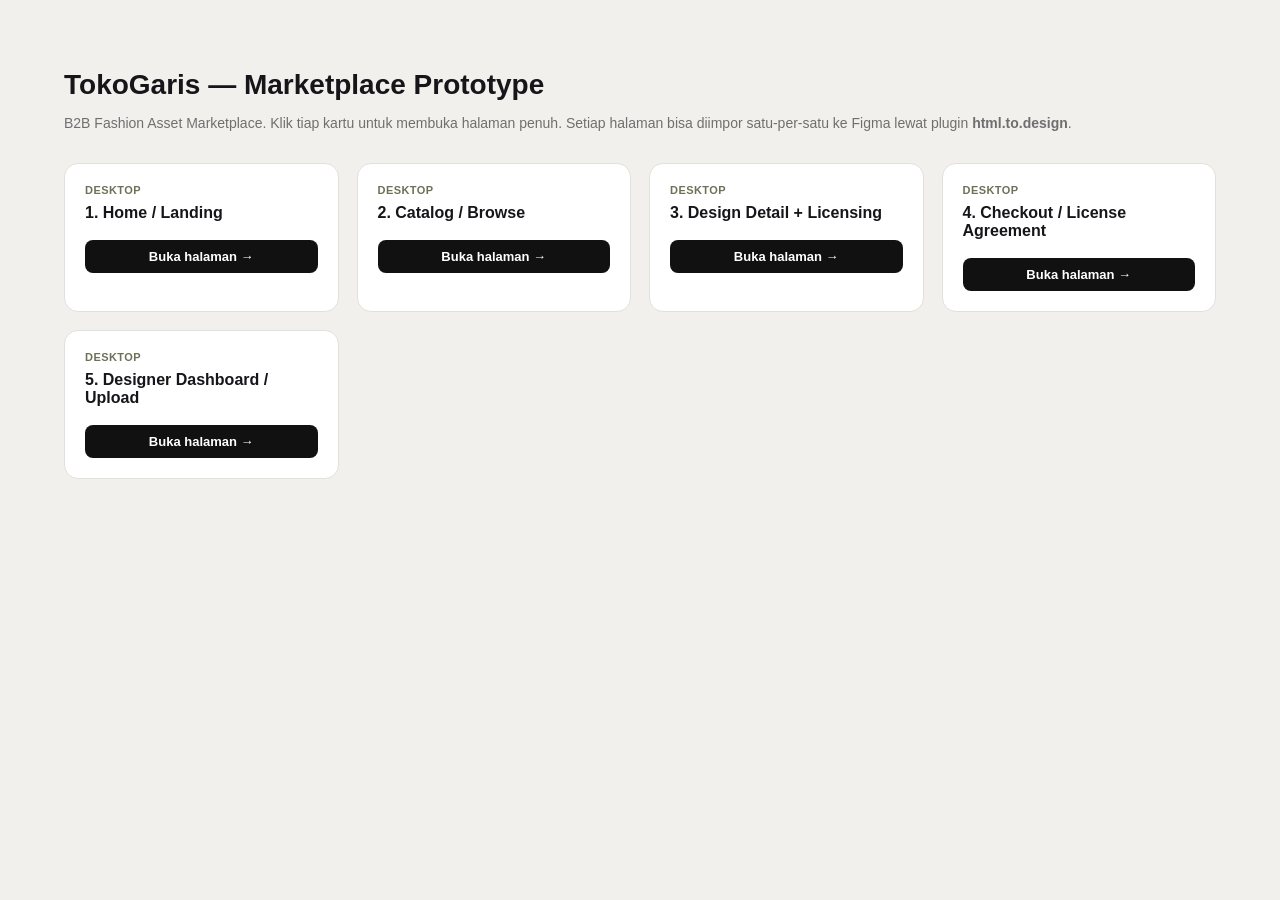
<file: index.html>
<!DOCTYPE html>
<html lang="id">
<head>
<meta charset="UTF-8" />
<title>TokoGaris — Prototype Index</title>
<meta name="viewport" content="width=device-width, initial-scale=1.0" />
<style>
  * { box-sizing: border-box; }
  html, body {
    margin: 0;
    padding: 0;
    font-family: "Inter", -apple-system, BlinkMacSystemFont, "Segoe UI", Roboto, Helvetica, Arial, sans-serif;
    background: #f1f0ed;
    color: #16161a;
  }
  a { color: inherit; text-decoration: none; }
  .gallery { max-width: 1200px; margin: 0 auto; padding: 50px 24px 80px; }
  .gallery h1 { font-size: 28px; margin-bottom: 6px; }
  .gallery p.lead { color: #6f6f6f; margin-bottom: 32px; font-size: 14px; }
  .gallery-grid {
    display: grid;
    grid-template-columns: repeat(auto-fill, minmax(220px, 1fr));
    gap: 18px;
  }
  .gallery-card {
    border: 1px solid #e2e0db;
    border-radius: 14px;
    background: #fff;
    padding: 20px;
    display: flex;
    flex-direction: column;
    gap: 8px;
  }
  .gallery-card .tag {
    font-size: 11px;
    font-weight: 700;
    color: #6b7257;
    text-transform: uppercase;
    letter-spacing: 0.04em;
  }
  .gallery-card h3 { margin: 0; font-size: 16px; }
  .gallery-card a.open {
    margin-top: 10px;
    font-size: 13px;
    font-weight: 700;
    color: #fff;
    background: #111111;
    padding: 9px 0;
    border-radius: 8px;
    text-align: center;
  }
</style>
</head>
<body>

<div class="gallery">
  <h1>TokoGaris — Marketplace Prototype</h1>
  <p class="lead">B2B Fashion Asset Marketplace. Klik tiap kartu untuk membuka halaman penuh. Setiap halaman bisa diimpor satu-per-satu ke Figma lewat plugin <strong>html.to.design</strong>.</p>

  <div class="gallery-grid">
    <div class="gallery-card">
      <span class="tag">Desktop</span>
      <h3>1. Home / Landing</h3>
      <a class="open" href="tokogaris-home.html">Buka halaman →</a>
    </div>
    <div class="gallery-card">
      <span class="tag">Desktop</span>
      <h3>2. Catalog / Browse</h3>
      <a class="open" href="tokogaris-catalog.html">Buka halaman →</a>
    </div>
    <div class="gallery-card">
      <span class="tag">Desktop</span>
      <h3>3. Design Detail + Licensing</h3>
      <a class="open" href="tokogaris-detail.html">Buka halaman →</a>
    </div>
    <div class="gallery-card">
      <span class="tag">Desktop</span>
      <h3>4. Checkout / License Agreement</h3>
      <a class="open" href="tokogaris-checkout.html">Buka halaman →</a>
    </div>
    <div class="gallery-card">
      <span class="tag">Desktop</span>
      <h3>5. Designer Dashboard / Upload</h3>
      <a class="open" href="tokogaris-dashboard.html">Buka halaman →</a>
    </div>
  </div>
</div>

</body>
</html>
</file>
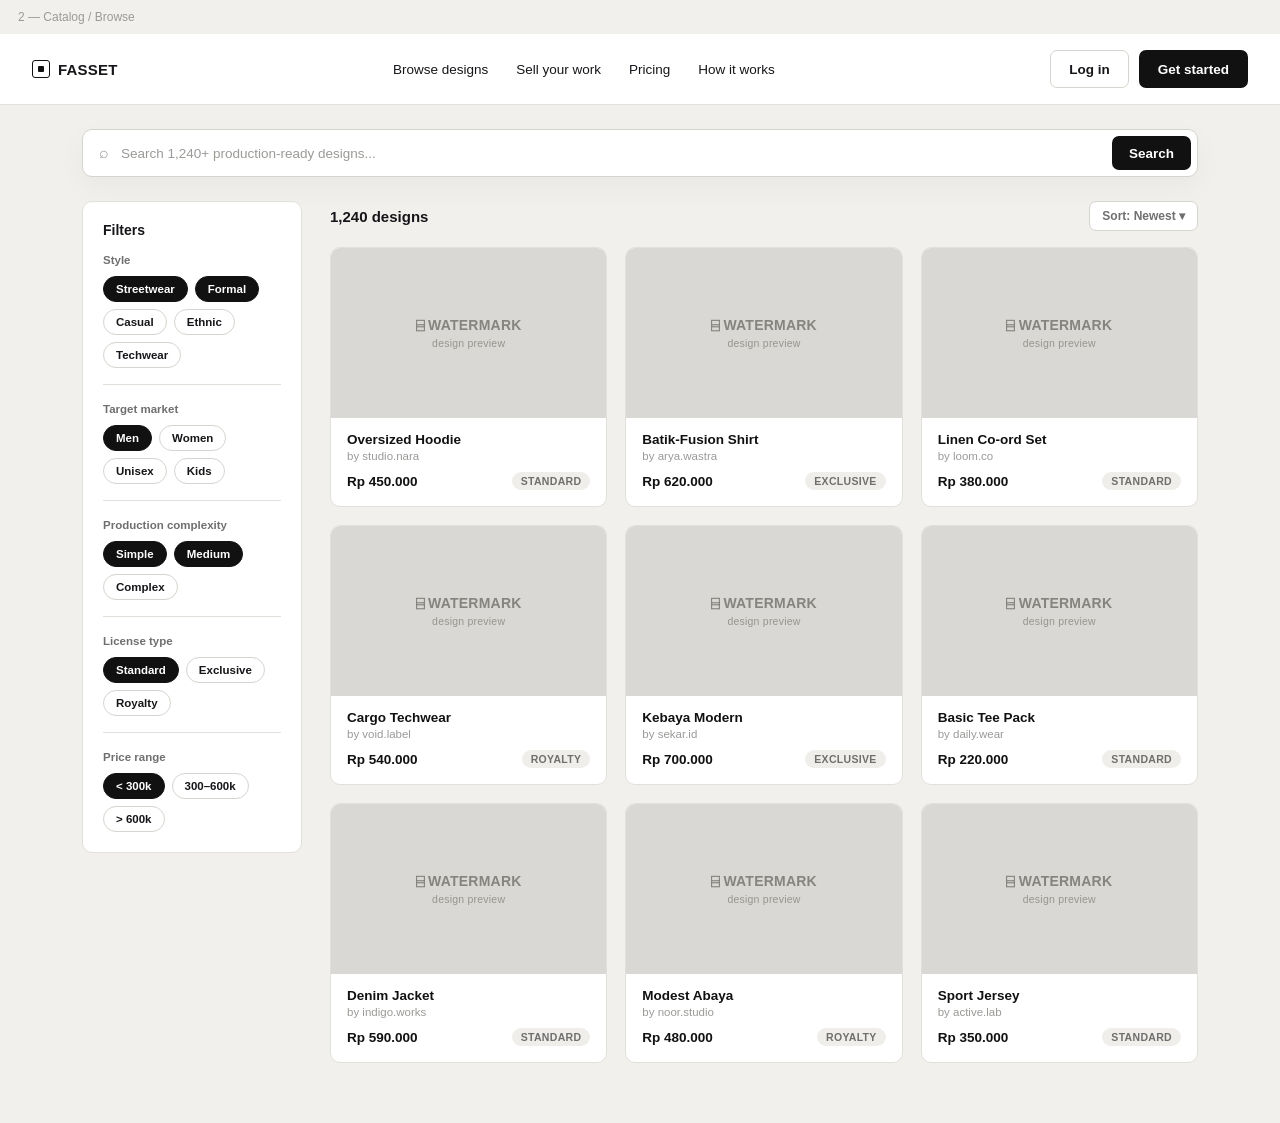
<file: fasset-catalog.html>
<!DOCTYPE html>
<html lang="id">
<head>
<meta charset="UTF-8" />
<title>FASSET — Catalog / Browse</title>
<meta name="viewport" content="width=device-width, initial-scale=1.0" />
<link rel="stylesheet" href="assets/fasset.css" />
</head>
<body class="fasset">

<div class="f-frame-label">2 — Catalog / Browse</div>

<header class="f-navbar">
  <a class="f-logo" href="fasset-home.html"><span class="f-logo-mark"></span>FASSET</a>
  <nav class="f-nav-links">
    <a href="fasset-catalog.html">Browse designs</a>
    <a href="#">Sell your work</a>
    <a href="#">Pricing</a>
    <a href="#">How it works</a>
  </nav>
  <div class="f-nav-right">
    <a class="f-btn f-btn-outline" href="#">Log in</a>
    <a class="f-btn f-btn-dark" href="#">Get started</a>
  </div>
</header>

<div class="f-catalog-search">
  <div class="f-search-bar">
    <span style="color:var(--f-faint);">⌕</span>
    <input type="text" placeholder="Search 1,240+ production-ready designs..." />
    <button class="f-btn f-btn-dark">Search</button>
  </div>
</div>

<div class="f-catalog-body">

  <aside class="f-filters">
    <h3>Filters</h3>

    <div class="f-filter-group">
      <h4>Style</h4>
      <div class="f-filter-pills">
        <span class="f-pill is-active">Streetwear</span>
        <span class="f-pill is-active">Formal</span>
        <span class="f-pill">Casual</span>
        <span class="f-pill">Ethnic</span>
        <span class="f-pill">Techwear</span>
      </div>
    </div>

    <div class="f-filter-group">
      <h4>Target market</h4>
      <div class="f-filter-pills">
        <span class="f-pill is-active">Men</span>
        <span class="f-pill">Women</span>
        <span class="f-pill">Unisex</span>
        <span class="f-pill">Kids</span>
      </div>
    </div>

    <div class="f-filter-group">
      <h4>Production complexity</h4>
      <div class="f-filter-pills">
        <span class="f-pill is-active">Simple</span>
        <span class="f-pill is-active">Medium</span>
        <span class="f-pill">Complex</span>
      </div>
    </div>

    <div class="f-filter-group">
      <h4>License type</h4>
      <div class="f-filter-pills">
        <span class="f-pill is-active">Standard</span>
        <span class="f-pill">Exclusive</span>
        <span class="f-pill">Royalty</span>
      </div>
    </div>

    <div class="f-filter-group">
      <h4>Price range</h4>
      <div class="f-filter-pills">
        <span class="f-pill is-active">&lt; 300k</span>
        <span class="f-pill">300–600k</span>
        <span class="f-pill">&gt; 600k</span>
      </div>
    </div>
  </aside>

  <main class="f-catalog-results">
    <div class="f-results-head">
      <h3>1,240 designs</h3>
      <span class="f-sort">Sort: Newest ▾</span>
    </div>

    <div class="f-catalog-grid">

      <article class="f-design-card">
        <div class="f-placeholder"><span><span class="f-ph-icon">⌸ WATERMARK</span><span class="f-ph-sub">design preview</span></span></div>
        <div class="f-design-card-body">
          <h3>Oversized Hoodie</h3>
          <p class="f-by">by studio.nara</p>
          <div class="f-design-card-foot"><span class="f-price">Rp 450.000</span><span class="f-badge">STANDARD</span></div>
        </div>
      </article>

      <article class="f-design-card">
        <div class="f-placeholder"><span><span class="f-ph-icon">⌸ WATERMARK</span><span class="f-ph-sub">design preview</span></span></div>
        <div class="f-design-card-body">
          <h3>Batik-Fusion Shirt</h3>
          <p class="f-by">by arya.wastra</p>
          <div class="f-design-card-foot"><span class="f-price">Rp 620.000</span><span class="f-badge">EXCLUSIVE</span></div>
        </div>
      </article>

      <article class="f-design-card">
        <div class="f-placeholder"><span><span class="f-ph-icon">⌸ WATERMARK</span><span class="f-ph-sub">design preview</span></span></div>
        <div class="f-design-card-body">
          <h3>Linen Co-ord Set</h3>
          <p class="f-by">by loom.co</p>
          <div class="f-design-card-foot"><span class="f-price">Rp 380.000</span><span class="f-badge">STANDARD</span></div>
        </div>
      </article>

      <article class="f-design-card">
        <div class="f-placeholder"><span><span class="f-ph-icon">⌸ WATERMARK</span><span class="f-ph-sub">design preview</span></span></div>
        <div class="f-design-card-body">
          <h3>Cargo Techwear</h3>
          <p class="f-by">by void.label</p>
          <div class="f-design-card-foot"><span class="f-price">Rp 540.000</span><span class="f-badge">ROYALTY</span></div>
        </div>
      </article>

      <article class="f-design-card">
        <div class="f-placeholder"><span><span class="f-ph-icon">⌸ WATERMARK</span><span class="f-ph-sub">design preview</span></span></div>
        <div class="f-design-card-body">
          <h3>Kebaya Modern</h3>
          <p class="f-by">by sekar.id</p>
          <div class="f-design-card-foot"><span class="f-price">Rp 700.000</span><span class="f-badge">EXCLUSIVE</span></div>
        </div>
      </article>

      <article class="f-design-card">
        <div class="f-placeholder"><span><span class="f-ph-icon">⌸ WATERMARK</span><span class="f-ph-sub">design preview</span></span></div>
        <div class="f-design-card-body">
          <h3>Basic Tee Pack</h3>
          <p class="f-by">by daily.wear</p>
          <div class="f-design-card-foot"><span class="f-price">Rp 220.000</span><span class="f-badge">STANDARD</span></div>
        </div>
      </article>

      <article class="f-design-card">
        <div class="f-placeholder"><span><span class="f-ph-icon">⌸ WATERMARK</span><span class="f-ph-sub">design preview</span></span></div>
        <div class="f-design-card-body">
          <h3>Denim Jacket</h3>
          <p class="f-by">by indigo.works</p>
          <div class="f-design-card-foot"><span class="f-price">Rp 590.000</span><span class="f-badge">STANDARD</span></div>
        </div>
      </article>

      <article class="f-design-card">
        <div class="f-placeholder"><span><span class="f-ph-icon">⌸ WATERMARK</span><span class="f-ph-sub">design preview</span></span></div>
        <div class="f-design-card-body">
          <h3>Modest Abaya</h3>
          <p class="f-by">by noor.studio</p>
          <div class="f-design-card-foot"><span class="f-price">Rp 480.000</span><span class="f-badge">ROYALTY</span></div>
        </div>
      </article>

      <article class="f-design-card">
        <div class="f-placeholder"><span><span class="f-ph-icon">⌸ WATERMARK</span><span class="f-ph-sub">design preview</span></span></div>
        <div class="f-design-card-body">
          <h3>Sport Jersey</h3>
          <p class="f-by">by active.lab</p>
          <div class="f-design-card-foot"><span class="f-price">Rp 350.000</span><span class="f-badge">STANDARD</span></div>
        </div>
      </article>

    </div>
  </main>
</div>

</body>
</html>
</file>
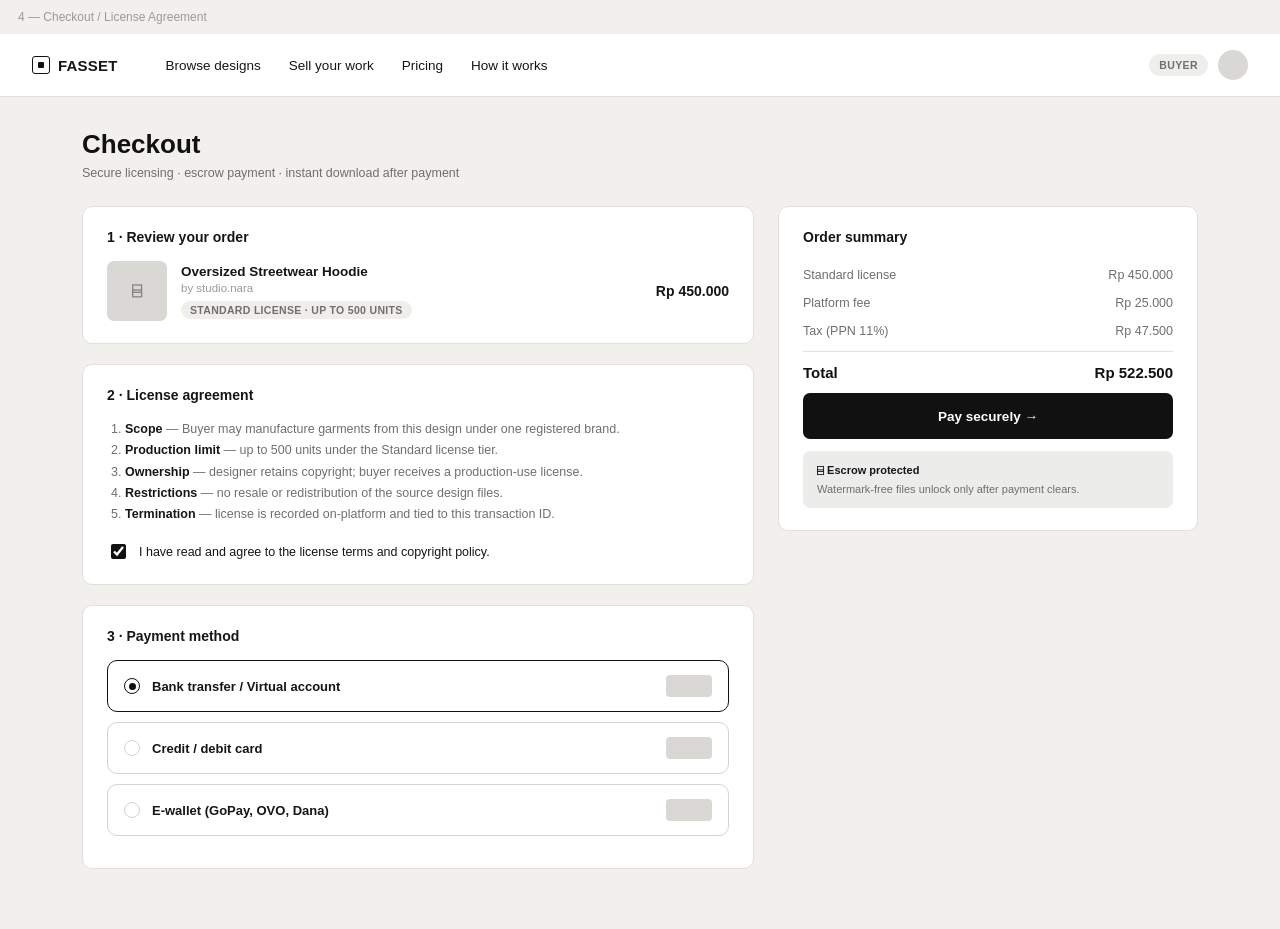
<file: fasset-checkout.html>
<!DOCTYPE html>
<html lang="id">
<head>
<meta charset="UTF-8" />
<title>FASSET — Checkout / License Agreement</title>
<meta name="viewport" content="width=device-width, initial-scale=1.0" />
<link rel="stylesheet" href="assets/fasset.css" />
</head>
<body class="fasset">

<div class="f-frame-label">4 — Checkout / License Agreement</div>

<header class="f-navbar f-navbar-simple">
  <a class="f-logo" href="fasset-home.html"><span class="f-logo-mark"></span>FASSET</a>
  <nav class="f-nav-links">
    <a href="fasset-catalog.html">Browse designs</a>
    <a href="#">Sell your work</a>
    <a href="#">Pricing</a>
    <a href="#">How it works</a>
  </nav>
  <div class="f-nav-right">
    <span class="f-role-pill">BUYER</span>
    <span class="f-user-dot"></span>
  </div>
</header>

<div class="f-page-wrap">
  <h1 class="f-page-title">Checkout</h1>
  <p class="f-page-subtitle">Secure licensing · escrow payment · instant download after payment</p>

  <div class="f-checkout-layout">

    <div class="f-checkout-main">

      <div class="f-card-box">
        <h3>1 · Review your order</h3>
        <div class="f-order-item">
          <div class="f-placeholder">⌸</div>
          <div class="f-order-item-info">
            <h4>Oversized Streetwear Hoodie</h4>
            <p class="f-by">by studio.nara</p>
            <span class="f-badge">STANDARD LICENSE · up to 500 units</span>
          </div>
          <span class="f-order-item-price">Rp 450.000</span>
        </div>
      </div>

      <div class="f-card-box">
        <h3>2 · License agreement</h3>
        <ol class="f-agreement-list">
          <li><strong>Scope</strong> — Buyer may manufacture garments from this design under one registered brand.</li>
          <li><strong>Production limit</strong> — up to 500 units under the Standard license tier.</li>
          <li><strong>Ownership</strong> — designer retains copyright; buyer receives a production-use license.</li>
          <li><strong>Restrictions</strong> — no resale or redistribution of the source design files.</li>
          <li><strong>Termination</strong> — license is recorded on-platform and tied to this transaction ID.</li>
        </ol>
        <label class="f-agree-check">
          <input type="checkbox" checked />
          I have read and agree to the license terms and copyright policy.
        </label>
      </div>

      <div class="f-card-box">
        <h3>3 · Payment method</h3>

        <div class="f-payment-option is-selected">
          <div class="f-payment-option-left">
            <span class="f-radio"></span>
            Bank transfer / Virtual account
          </div>
          <span class="f-payment-logo"></span>
        </div>

        <div class="f-payment-option">
          <div class="f-payment-option-left">
            <span class="f-radio"></span>
            Credit / debit card
          </div>
          <span class="f-payment-logo"></span>
        </div>

        <div class="f-payment-option">
          <div class="f-payment-option-left">
            <span class="f-radio"></span>
            E-wallet (GoPay, OVO, Dana)
          </div>
          <span class="f-payment-logo"></span>
        </div>
      </div>

    </div>

    <div class="f-checkout-side">
      <div class="f-card-box">
        <h3>Order summary</h3>
        <div class="f-summary-line"><span>Standard license</span><span>Rp 450.000</span></div>
        <div class="f-summary-line"><span>Platform fee</span><span>Rp 25.000</span></div>
        <div class="f-summary-line"><span>Tax (PPN 11%)</span><span>Rp 47.500</span></div>
        <div class="f-summary-total"><span>Total</span><span>Rp 522.500</span></div>
        <button class="f-btn f-btn-dark f-btn-block">Pay securely →</button>
        <div class="f-escrow-note">
          <strong>⌸ Escrow protected</strong>
          Watermark-free files unlock only after payment clears.
        </div>
      </div>
    </div>

  </div>
</div>

</body>
</html>
</file>
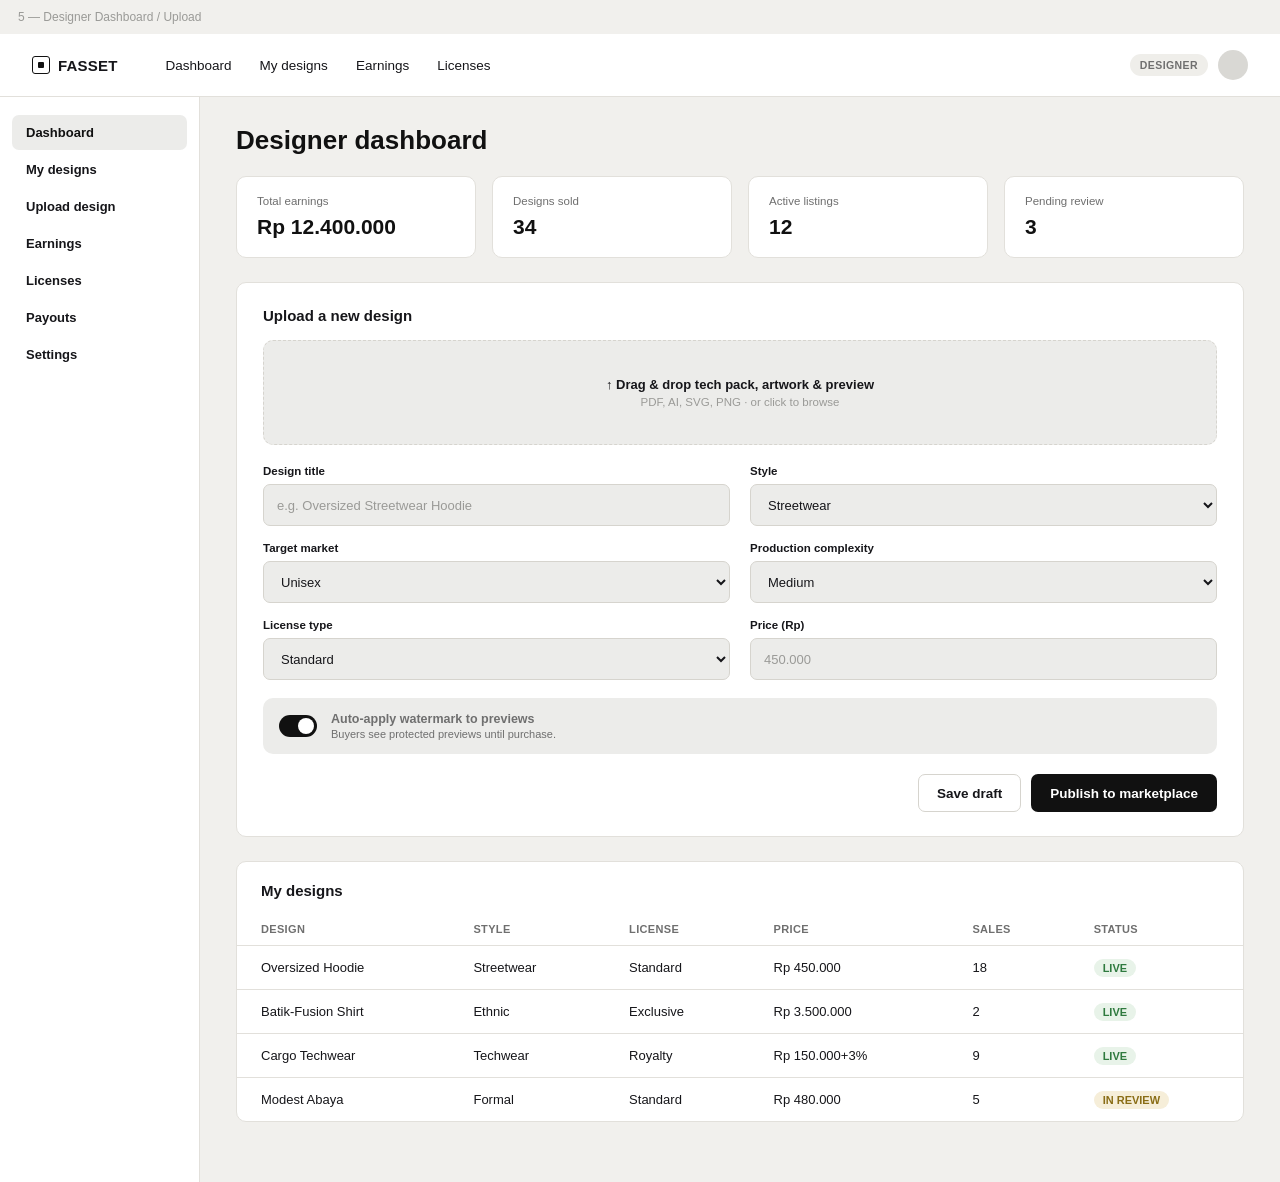
<file: fasset-dashboard.html>
<!DOCTYPE html>
<html lang="id">
<head>
<meta charset="UTF-8" />
<title>FASSET — Designer Dashboard / Upload</title>
<meta name="viewport" content="width=device-width, initial-scale=1.0" />
<link rel="stylesheet" href="assets/fasset.css" />
</head>
<body class="fasset">

<div class="f-frame-label">5 — Designer Dashboard / Upload</div>

<header class="f-navbar f-navbar-simple">
  <a class="f-logo" href="fasset-home.html"><span class="f-logo-mark"></span>FASSET</a>
  <nav class="f-nav-links">
    <a href="fasset-dashboard.html">Dashboard</a>
    <a href="#">My designs</a>
    <a href="#">Earnings</a>
    <a href="#">Licenses</a>
  </nav>
  <div class="f-nav-right">
    <span class="f-role-pill">DESIGNER</span>
    <span class="f-user-dot"></span>
  </div>
</header>

<div class="f-dash-layout">

  <aside class="f-dash-sidebar">
    <a class="is-active" href="#">Dashboard</a>
    <a href="#">My designs</a>
    <a href="#">Upload design</a>
    <a href="#">Earnings</a>
    <a href="#">Licenses</a>
    <a href="#">Payouts</a>
    <a href="#">Settings</a>
  </aside>

  <main class="f-dash-main">
    <h1 class="f-page-title" style="margin-bottom:20px;">Designer dashboard</h1>

    <div class="f-stat-grid">
      <div class="f-stat-card">
        <div class="f-stat-label">Total earnings</div>
        <div class="f-stat-value">Rp 12.400.000</div>
      </div>
      <div class="f-stat-card">
        <div class="f-stat-label">Designs sold</div>
        <div class="f-stat-value">34</div>
      </div>
      <div class="f-stat-card">
        <div class="f-stat-label">Active listings</div>
        <div class="f-stat-value">12</div>
      </div>
      <div class="f-stat-card">
        <div class="f-stat-label">Pending review</div>
        <div class="f-stat-value">3</div>
      </div>
    </div>

    <div class="f-upload-card">
      <h3>Upload a new design</h3>

      <div class="f-dropzone">
        <div class="f-dz-title">↑ Drag &amp; drop tech pack, artwork &amp; preview</div>
        <div class="f-dz-sub">PDF, AI, SVG, PNG · or click to browse</div>
      </div>

      <div class="f-form-grid">
        <div class="f-form-field">
          <label>Design title</label>
          <input type="text" placeholder="e.g. Oversized Streetwear Hoodie" />
        </div>
        <div class="f-form-field">
          <label>Style</label>
          <select><option>Streetwear</option></select>
        </div>
        <div class="f-form-field">
          <label>Target market</label>
          <select><option>Unisex</option></select>
        </div>
        <div class="f-form-field">
          <label>Production complexity</label>
          <select><option>Medium</option></select>
        </div>
        <div class="f-form-field">
          <label>License type</label>
          <select><option>Standard</option></select>
        </div>
        <div class="f-form-field">
          <label>Price (Rp)</label>
          <input type="text" placeholder="450.000" />
        </div>
      </div>

      <div class="f-toggle-row">
        <span class="f-toggle"></span>
        <div class="f-toggle-text">
          <p class="f-tt-title">Auto-apply watermark to previews</p>
          <p>Buyers see protected previews until purchase.</p>
        </div>
      </div>

      <div class="f-form-actions">
        <button class="f-btn f-btn-outline">Save draft</button>
        <button class="f-btn f-btn-dark">Publish to marketplace</button>
      </div>
    </div>

    <div class="f-table-card">
      <h3>My designs</h3>
      <table class="f-table">
        <thead>
          <tr>
            <th>Design</th>
            <th>Style</th>
            <th>License</th>
            <th>Price</th>
            <th>Sales</th>
            <th>Status</th>
          </tr>
        </thead>
        <tbody>
          <tr>
            <td>Oversized Hoodie</td>
            <td>Streetwear</td>
            <td>Standard</td>
            <td>Rp 450.000</td>
            <td>18</td>
            <td><span class="f-status-live">LIVE</span></td>
          </tr>
          <tr>
            <td>Batik-Fusion Shirt</td>
            <td>Ethnic</td>
            <td>Exclusive</td>
            <td>Rp 3.500.000</td>
            <td>2</td>
            <td><span class="f-status-live">LIVE</span></td>
          </tr>
          <tr>
            <td>Cargo Techwear</td>
            <td>Techwear</td>
            <td>Royalty</td>
            <td>Rp 150.000+3%</td>
            <td>9</td>
            <td><span class="f-status-live">LIVE</span></td>
          </tr>
          <tr>
            <td>Modest Abaya</td>
            <td>Formal</td>
            <td>Standard</td>
            <td>Rp 480.000</td>
            <td>5</td>
            <td><span class="f-status-review">IN REVIEW</span></td>
          </tr>
        </tbody>
      </table>
    </div>

  </main>
</div>

</body>
</html>
</file>
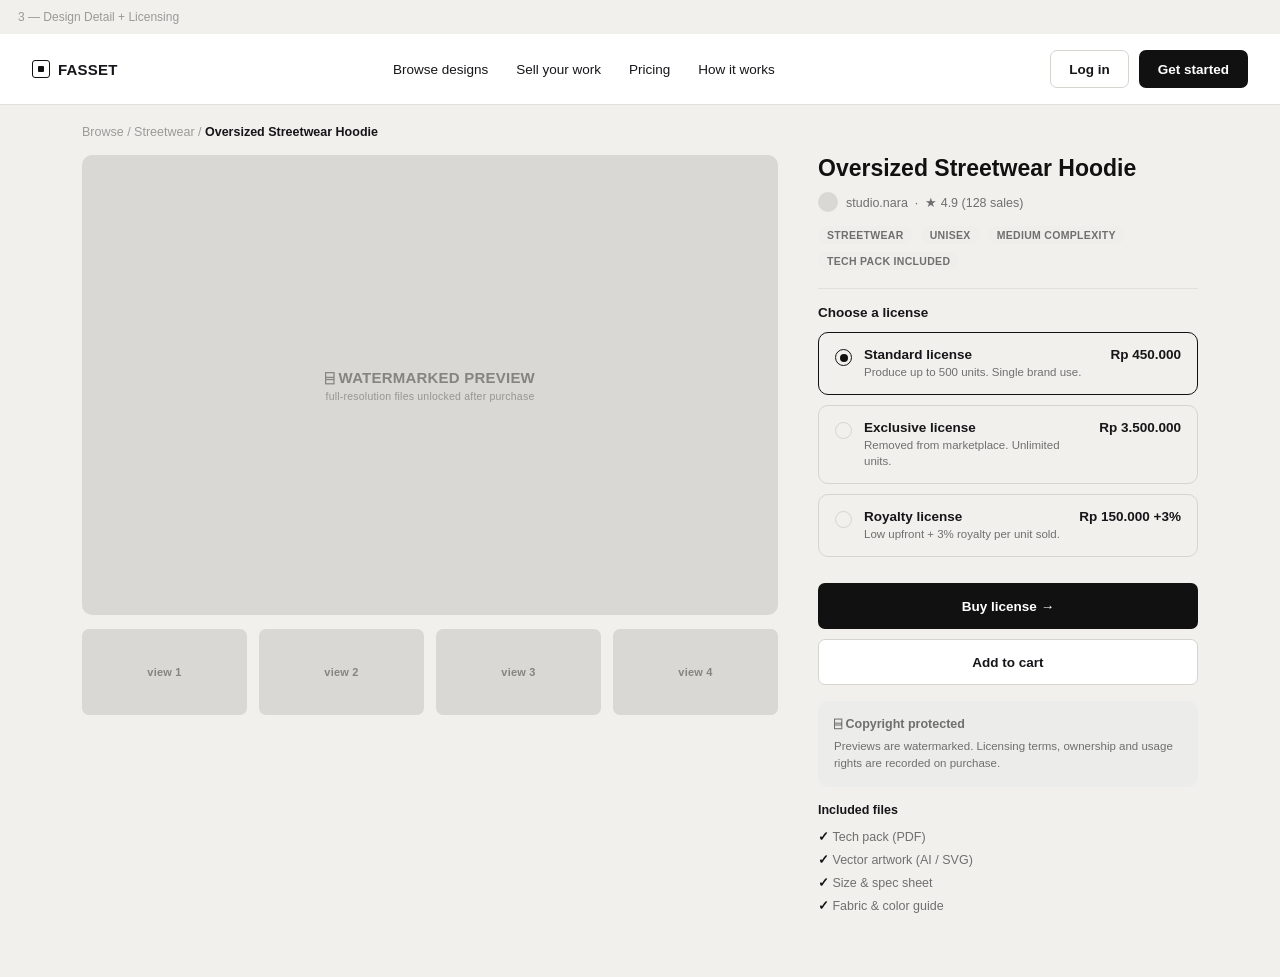
<file: fasset-detail.html>
<!DOCTYPE html>
<html lang="id">
<head>
<meta charset="UTF-8" />
<title>FASSET — Design Detail + Licensing</title>
<meta name="viewport" content="width=device-width, initial-scale=1.0" />
<link rel="stylesheet" href="assets/fasset.css" />
</head>
<body class="fasset">

<div class="f-frame-label">3 — Design Detail + Licensing</div>

<header class="f-navbar">
  <a class="f-logo" href="fasset-home.html"><span class="f-logo-mark"></span>FASSET</a>
  <nav class="f-nav-links">
    <a href="fasset-catalog.html">Browse designs</a>
    <a href="#">Sell your work</a>
    <a href="#">Pricing</a>
    <a href="#">How it works</a>
  </nav>
  <div class="f-nav-right">
    <a class="f-btn f-btn-outline" href="#">Log in</a>
    <a class="f-btn f-btn-dark" href="#">Get started</a>
  </div>
</header>

<div class="f-breadcrumb">
  <a href="fasset-catalog.html">Browse</a> / Streetwear / <span>Oversized Streetwear Hoodie</span>
</div>

<div class="f-detail-body">

  <div class="f-detail-media">
    <div class="f-placeholder f-main-preview">
      <span>
        <span class="f-ph-icon" style="font-size:15px;">⌸ WATERMARKED PREVIEW</span>
        <span class="f-ph-sub">Full-resolution files unlocked after purchase</span>
      </span>
    </div>
    <div class="f-thumb-row">
      <div class="f-placeholder">view 1</div>
      <div class="f-placeholder">view 2</div>
      <div class="f-placeholder">view 3</div>
      <div class="f-placeholder">view 4</div>
    </div>
  </div>

  <div class="f-detail-info">
    <h1>Oversized Streetwear Hoodie</h1>
    <div class="f-designer-row">
      <span class="f-avatar-dot"></span>
      studio.nara &nbsp;·&nbsp; ★ 4.9 (128 sales)
    </div>
    <div class="f-tag-row">
      <span class="f-badge">Streetwear</span>
      <span class="f-badge">Unisex</span>
      <span class="f-badge">Medium complexity</span>
      <span class="f-badge">Tech pack included</span>
    </div>

    <div class="f-divider-line"></div>

    <div class="f-license-label">Choose a license</div>

    <div class="f-license-option is-selected">
      <span class="f-radio"></span>
      <div class="f-license-text">
        <p class="f-lic-name">Standard license</p>
        <p class="f-lic-desc">Produce up to 500 units. Single brand use.</p>
      </div>
      <span class="f-license-price">Rp 450.000</span>
    </div>

    <div class="f-license-option">
      <span class="f-radio"></span>
      <div class="f-license-text">
        <p class="f-lic-name">Exclusive license</p>
        <p class="f-lic-desc">Removed from marketplace. Unlimited units.</p>
      </div>
      <span class="f-license-price">Rp 3.500.000</span>
    </div>

    <div class="f-license-option">
      <span class="f-radio"></span>
      <div class="f-license-text">
        <p class="f-lic-name">Royalty license</p>
        <p class="f-lic-desc">Low upfront + 3% royalty per unit sold.</p>
      </div>
      <span class="f-license-price">Rp 150.000 +3%</span>
    </div>

    <a href="fasset-checkout.html" class="f-btn f-btn-dark f-btn-block" style="margin-top:16px;">Buy license →</a>
    <button class="f-btn f-btn-outline f-btn-block" style="margin-top:10px;">Add to cart</button>

    <div class="f-notice-box">
      <p class="f-notice-title">⌸ Copyright protected</p>
      <p>Previews are watermarked. Licensing terms, ownership and usage rights are recorded on purchase.</p>
    </div>

    <p style="font-size:12.5px; font-weight:700; margin:16px 0 8px;">Included files</p>
    <ul class="f-included-list">
      <li>Tech pack (PDF)</li>
      <li>Vector artwork (AI / SVG)</li>
      <li>Size &amp; spec sheet</li>
      <li>Fabric &amp; color guide</li>
    </ul>
  </div>

</div>

</body>
</html>
</file>
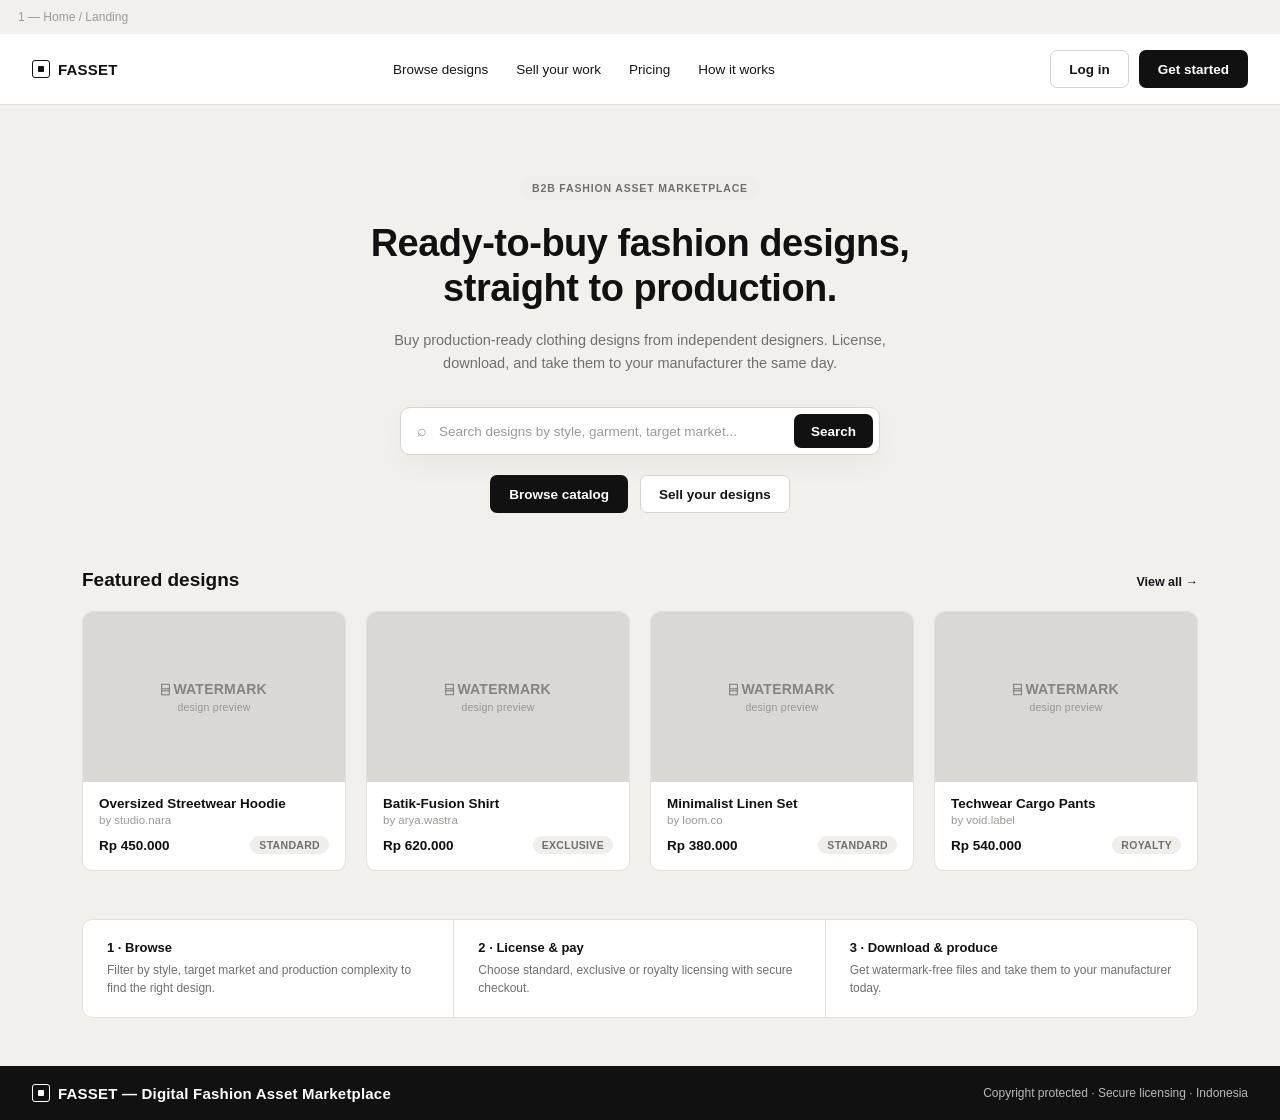
<file: fasset-home.html>
<!DOCTYPE html>
<html lang="id">
<head>
<meta charset="UTF-8" />
<title>FASSET — Home / Landing</title>
<meta name="viewport" content="width=device-width, initial-scale=1.0" />
<link rel="stylesheet" href="assets/fasset.css" />
</head>
<body class="fasset">

<div class="f-frame-label">1 — Home / Landing</div>

<header class="f-navbar">
  <div class="f-logo"><span class="f-logo-mark"></span>FASSET</div>
  <nav class="f-nav-links">
    <a href="fasset-catalog.html">Browse designs</a>
    <a href="#">Sell your work</a>
    <a href="#">Pricing</a>
    <a href="#">How it works</a>
  </nav>
  <div class="f-nav-right">
    <a class="f-btn f-btn-outline" href="#">Log in</a>
    <a class="f-btn f-btn-dark" href="#">Get started</a>
  </div>
</header>

<section class="f-hero">
  <span class="f-eyebrow">B2B FASHION ASSET MARKETPLACE</span>
  <h1>Ready-to-buy fashion designs,<br />straight to production.</h1>
  <p>Buy production-ready clothing designs from independent designers. License, download, and take them to your manufacturer the same day.</p>

  <div class="f-search-bar">
    <span style="color:var(--f-faint);">⌕</span>
    <input type="text" placeholder="Search designs by style, garment, target market..." />
    <button class="f-btn f-btn-dark">Search</button>
  </div>

  <div class="f-hero-ctas">
    <a href="fasset-catalog.html" class="f-btn f-btn-dark">Browse catalog</a>
    <a href="#" class="f-btn f-btn-outline">Sell your designs</a>
  </div>
</section>

<section class="f-section">
  <div class="f-section-head">
    <h2>Featured designs</h2>
    <a href="fasset-catalog.html">View all →</a>
  </div>
  <div class="f-card-grid">

    <article class="f-design-card">
      <div class="f-placeholder"><span><span class="f-ph-icon">⌸ WATERMARK</span><span class="f-ph-sub">design preview</span></span></div>
      <div class="f-design-card-body">
        <h3>Oversized Streetwear Hoodie</h3>
        <p class="f-by">by studio.nara</p>
        <div class="f-design-card-foot">
          <span class="f-price">Rp 450.000</span>
          <span class="f-badge">STANDARD</span>
        </div>
      </div>
    </article>

    <article class="f-design-card">
      <div class="f-placeholder"><span><span class="f-ph-icon">⌸ WATERMARK</span><span class="f-ph-sub">design preview</span></span></div>
      <div class="f-design-card-body">
        <h3>Batik-Fusion Shirt</h3>
        <p class="f-by">by arya.wastra</p>
        <div class="f-design-card-foot">
          <span class="f-price">Rp 620.000</span>
          <span class="f-badge">EXCLUSIVE</span>
        </div>
      </div>
    </article>

    <article class="f-design-card">
      <div class="f-placeholder"><span><span class="f-ph-icon">⌸ WATERMARK</span><span class="f-ph-sub">design preview</span></span></div>
      <div class="f-design-card-body">
        <h3>Minimalist Linen Set</h3>
        <p class="f-by">by loom.co</p>
        <div class="f-design-card-foot">
          <span class="f-price">Rp 380.000</span>
          <span class="f-badge">STANDARD</span>
        </div>
      </div>
    </article>

    <article class="f-design-card">
      <div class="f-placeholder"><span><span class="f-ph-icon">⌸ WATERMARK</span><span class="f-ph-sub">design preview</span></span></div>
      <div class="f-design-card-body">
        <h3>Techwear Cargo Pants</h3>
        <p class="f-by">by void.label</p>
        <div class="f-design-card-foot">
          <span class="f-price">Rp 540.000</span>
          <span class="f-badge">ROYALTY</span>
        </div>
      </div>
    </article>

  </div>
</section>

<section class="f-steps-bar">
  <div class="f-steps-box">
    <div class="f-step">
      <h4>1 · Browse</h4>
      <p>Filter by style, target market and production complexity to find the right design.</p>
    </div>
    <div class="f-step">
      <h4>2 · License &amp; pay</h4>
      <p>Choose standard, exclusive or royalty licensing with secure checkout.</p>
    </div>
    <div class="f-step">
      <h4>3 · Download &amp; produce</h4>
      <p>Get watermark-free files and take them to your manufacturer today.</p>
    </div>
  </div>
</section>

<footer class="f-footer">
  <div class="f-logo"><span class="f-logo-mark"></span>FASSET — Digital Fashion Asset Marketplace</div>
  <div class="f-footer-right">Copyright protected · Secure licensing · Indonesia</div>
</footer>

</body>
</html>
</file>
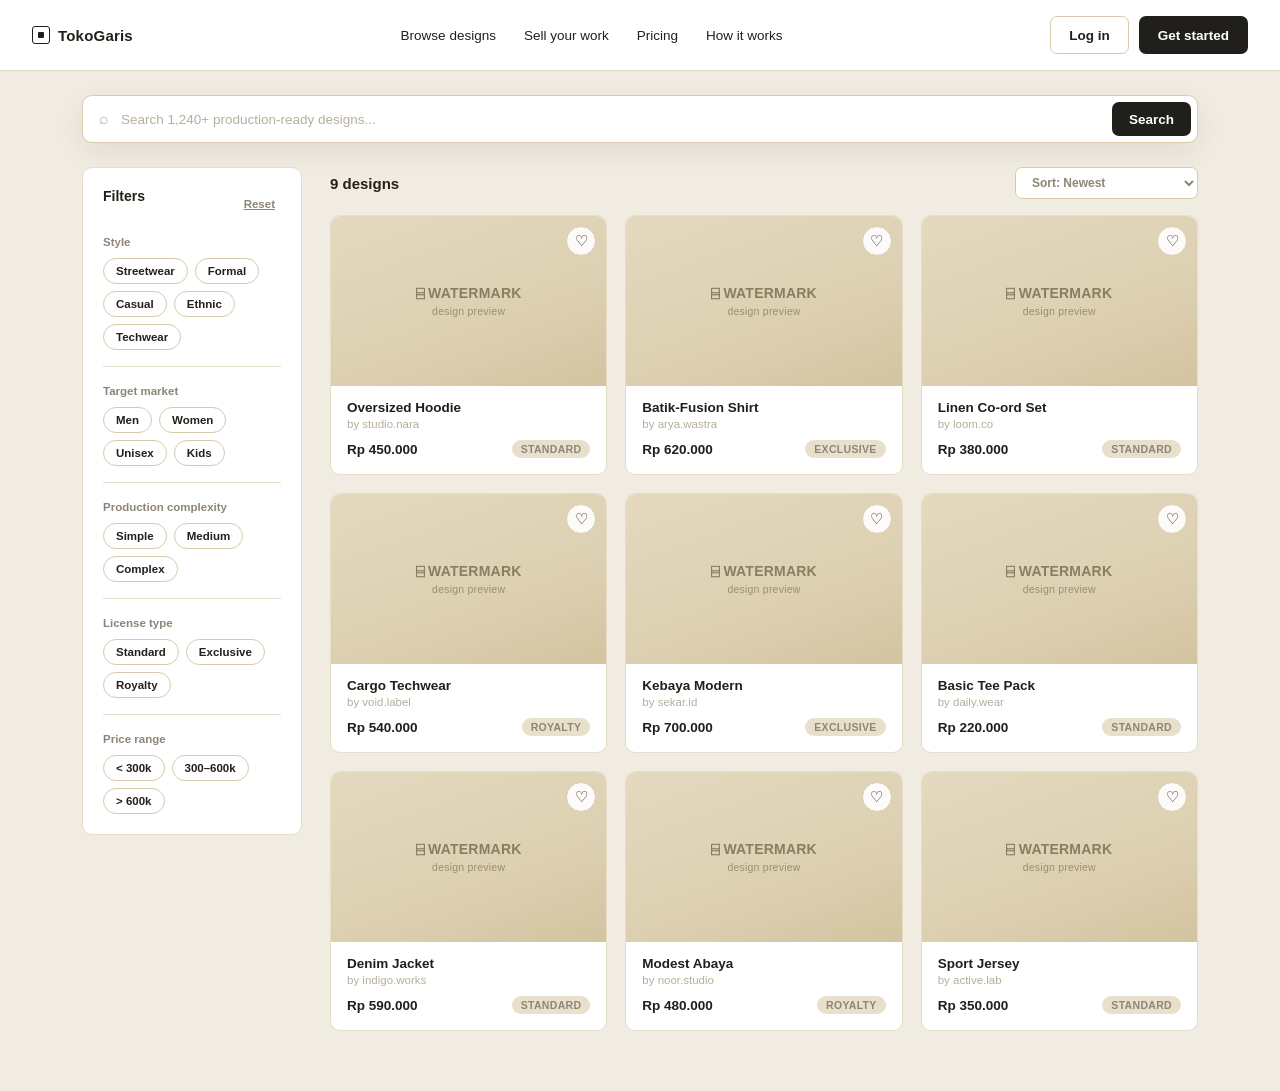
<file: tokogaris-catalog.html>
<!DOCTYPE html>
<html lang="id">
<head>
<meta charset="UTF-8" />
<title>TokoGaris — Catalog / Browse</title>
<meta name="viewport" content="width=device-width, initial-scale=1.0" />
<link rel="stylesheet" href="assets/tokogaris.css" />
</head>
<body class="tokogaris">

<header class="f-navbar">
  <a class="f-logo" href="tokogaris-home.html"><span class="f-logo-mark"></span>TokoGaris</a>
  <input type="checkbox" class="f-nav-toggle-input" id="nav-toggle" />
  <label class="f-nav-toggle" for="nav-toggle" aria-label="Toggle menu"><span></span><span></span><span></span></label>
  <nav class="f-nav-links">
    <a href="tokogaris-catalog.html">Browse designs</a>
    <a href="#" data-toast="Halaman 'Sell your work' belum tersedia di prototype ini">Sell your work</a>
    <a href="#" data-toast="Halaman 'Pricing' belum tersedia di prototype ini">Pricing</a>
    <a href="#" data-toast="Halaman 'How it works' belum tersedia di prototype ini">How it works</a>
  </nav>
  <div class="f-nav-right">
    <a class="f-btn f-btn-outline" href="#" data-toast="Alur login adalah demo pada prototype ini">Log in</a>
    <a class="f-btn f-btn-dark" href="#" data-toast="Alur daftar adalah demo pada prototype ini">Get started</a>
  </div>
</header>

<div class="f-catalog-search">
  <form class="f-search-bar" id="catalog-search-form">
    <span style="color:var(--f-faint);">⌕</span>
    <input type="text" id="catalog-search-input" placeholder="Search 1,240+ production-ready designs..." />
    <button class="f-btn f-btn-dark" type="submit">Search</button>
  </form>
</div>

<div class="f-catalog-body">

  <aside class="f-filters">
    <div class="f-filters-head">
      <h3>Filters</h3>
      <button type="button" class="f-filters-reset" id="filters-reset">Reset</button>
    </div>

    <div class="f-filter-group" data-group="style">
      <h4>Style</h4>
      <div class="f-filter-pills">
        <button type="button" class="f-pill" data-value="Streetwear">Streetwear</button>
        <button type="button" class="f-pill" data-value="Formal">Formal</button>
        <button type="button" class="f-pill" data-value="Casual">Casual</button>
        <button type="button" class="f-pill" data-value="Ethnic">Ethnic</button>
        <button type="button" class="f-pill" data-value="Techwear">Techwear</button>
      </div>
    </div>

    <div class="f-filter-group" data-group="market">
      <h4>Target market</h4>
      <div class="f-filter-pills">
        <button type="button" class="f-pill" data-value="Men">Men</button>
        <button type="button" class="f-pill" data-value="Women">Women</button>
        <button type="button" class="f-pill" data-value="Unisex">Unisex</button>
        <button type="button" class="f-pill" data-value="Kids">Kids</button>
      </div>
    </div>

    <div class="f-filter-group" data-group="complexity">
      <h4>Production complexity</h4>
      <div class="f-filter-pills">
        <button type="button" class="f-pill" data-value="Simple">Simple</button>
        <button type="button" class="f-pill" data-value="Medium">Medium</button>
        <button type="button" class="f-pill" data-value="Complex">Complex</button>
      </div>
    </div>

    <div class="f-filter-group" data-group="license">
      <h4>License type</h4>
      <div class="f-filter-pills">
        <button type="button" class="f-pill" data-value="Standard">Standard</button>
        <button type="button" class="f-pill" data-value="Exclusive">Exclusive</button>
        <button type="button" class="f-pill" data-value="Royalty">Royalty</button>
      </div>
    </div>

    <div class="f-filter-group" data-group="price">
      <h4>Price range</h4>
      <div class="f-filter-pills">
        <button type="button" class="f-pill" data-min="0" data-max="299999">&lt; 300k</button>
        <button type="button" class="f-pill" data-min="300000" data-max="600000">300–600k</button>
        <button type="button" class="f-pill" data-min="600001" data-max="999999999">&gt; 600k</button>
      </div>
    </div>
  </aside>

  <main class="f-catalog-results">
    <div class="f-results-head">
      <h3><span id="result-count">1,240</span> designs</h3>
      <select class="f-sort" id="sort-select">
        <option value="newest">Sort: Newest</option>
        <option value="price-asc">Sort: Price (low → high)</option>
        <option value="price-desc">Sort: Price (high → low)</option>
      </select>
    </div>

    <div class="f-catalog-grid" id="catalog-grid">

      <article class="f-design-card" data-href="tokogaris-detail.html" data-style="Streetwear" data-market="Men" data-complexity="Simple" data-license="Standard" data-price="450000" tabindex="0">
        <button class="f-fav-btn" type="button" aria-label="Save to favorites">♡</button>
        <div class="f-placeholder"><span><span class="f-ph-icon">⌸ WATERMARK</span><span class="f-ph-sub">design preview</span></span></div>
        <div class="f-design-card-body">
          <h3>Oversized Hoodie</h3>
          <p class="f-by">by studio.nara</p>
          <div class="f-design-card-foot"><span class="f-price">Rp 450.000</span><span class="f-badge">STANDARD</span></div>
        </div>
      </article>

      <article class="f-design-card" data-href="tokogaris-detail.html" data-style="Ethnic" data-market="Women" data-complexity="Medium" data-license="Exclusive" data-price="620000" tabindex="0">
        <button class="f-fav-btn" type="button" aria-label="Save to favorites">♡</button>
        <div class="f-placeholder"><span><span class="f-ph-icon">⌸ WATERMARK</span><span class="f-ph-sub">design preview</span></span></div>
        <div class="f-design-card-body">
          <h3>Batik-Fusion Shirt</h3>
          <p class="f-by">by arya.wastra</p>
          <div class="f-design-card-foot"><span class="f-price">Rp 620.000</span><span class="f-badge">EXCLUSIVE</span></div>
        </div>
      </article>

      <article class="f-design-card" data-href="tokogaris-detail.html" data-style="Casual" data-market="Unisex" data-complexity="Simple" data-license="Standard" data-price="380000" tabindex="0">
        <button class="f-fav-btn" type="button" aria-label="Save to favorites">♡</button>
        <div class="f-placeholder"><span><span class="f-ph-icon">⌸ WATERMARK</span><span class="f-ph-sub">design preview</span></span></div>
        <div class="f-design-card-body">
          <h3>Linen Co-ord Set</h3>
          <p class="f-by">by loom.co</p>
          <div class="f-design-card-foot"><span class="f-price">Rp 380.000</span><span class="f-badge">STANDARD</span></div>
        </div>
      </article>

      <article class="f-design-card" data-href="tokogaris-detail.html" data-style="Techwear" data-market="Men" data-complexity="Complex" data-license="Royalty" data-price="540000" tabindex="0">
        <button class="f-fav-btn" type="button" aria-label="Save to favorites">♡</button>
        <div class="f-placeholder"><span><span class="f-ph-icon">⌸ WATERMARK</span><span class="f-ph-sub">design preview</span></span></div>
        <div class="f-design-card-body">
          <h3>Cargo Techwear</h3>
          <p class="f-by">by void.label</p>
          <div class="f-design-card-foot"><span class="f-price">Rp 540.000</span><span class="f-badge">ROYALTY</span></div>
        </div>
      </article>

      <article class="f-design-card" data-href="tokogaris-detail.html" data-style="Ethnic" data-market="Women" data-complexity="Medium" data-license="Exclusive" data-price="700000" tabindex="0">
        <button class="f-fav-btn" type="button" aria-label="Save to favorites">♡</button>
        <div class="f-placeholder"><span><span class="f-ph-icon">⌸ WATERMARK</span><span class="f-ph-sub">design preview</span></span></div>
        <div class="f-design-card-body">
          <h3>Kebaya Modern</h3>
          <p class="f-by">by sekar.id</p>
          <div class="f-design-card-foot"><span class="f-price">Rp 700.000</span><span class="f-badge">EXCLUSIVE</span></div>
        </div>
      </article>

      <article class="f-design-card" data-href="tokogaris-detail.html" data-style="Casual" data-market="Unisex" data-complexity="Simple" data-license="Standard" data-price="220000" tabindex="0">
        <button class="f-fav-btn" type="button" aria-label="Save to favorites">♡</button>
        <div class="f-placeholder"><span><span class="f-ph-icon">⌸ WATERMARK</span><span class="f-ph-sub">design preview</span></span></div>
        <div class="f-design-card-body">
          <h3>Basic Tee Pack</h3>
          <p class="f-by">by daily.wear</p>
          <div class="f-design-card-foot"><span class="f-price">Rp 220.000</span><span class="f-badge">STANDARD</span></div>
        </div>
      </article>

      <article class="f-design-card" data-href="tokogaris-detail.html" data-style="Streetwear" data-market="Unisex" data-complexity="Medium" data-license="Standard" data-price="590000" tabindex="0">
        <button class="f-fav-btn" type="button" aria-label="Save to favorites">♡</button>
        <div class="f-placeholder"><span><span class="f-ph-icon">⌸ WATERMARK</span><span class="f-ph-sub">design preview</span></span></div>
        <div class="f-design-card-body">
          <h3>Denim Jacket</h3>
          <p class="f-by">by indigo.works</p>
          <div class="f-design-card-foot"><span class="f-price">Rp 590.000</span><span class="f-badge">STANDARD</span></div>
        </div>
      </article>

      <article class="f-design-card" data-href="tokogaris-detail.html" data-style="Formal" data-market="Women" data-complexity="Medium" data-license="Royalty" data-price="480000" tabindex="0">
        <button class="f-fav-btn" type="button" aria-label="Save to favorites">♡</button>
        <div class="f-placeholder"><span><span class="f-ph-icon">⌸ WATERMARK</span><span class="f-ph-sub">design preview</span></span></div>
        <div class="f-design-card-body">
          <h3>Modest Abaya</h3>
          <p class="f-by">by noor.studio</p>
          <div class="f-design-card-foot"><span class="f-price">Rp 480.000</span><span class="f-badge">ROYALTY</span></div>
        </div>
      </article>

      <article class="f-design-card" data-href="tokogaris-detail.html" data-style="Casual" data-market="Kids" data-complexity="Simple" data-license="Standard" data-price="350000" tabindex="0">
        <button class="f-fav-btn" type="button" aria-label="Save to favorites">♡</button>
        <div class="f-placeholder"><span><span class="f-ph-icon">⌸ WATERMARK</span><span class="f-ph-sub">design preview</span></span></div>
        <div class="f-design-card-body">
          <h3>Sport Jersey</h3>
          <p class="f-by">by active.lab</p>
          <div class="f-design-card-foot"><span class="f-price">Rp 350.000</span><span class="f-badge">STANDARD</span></div>
        </div>
      </article>

    </div>

    <p class="f-empty-state" id="empty-state" hidden>Tidak ada desain yang cocok dengan filter ini. Coba <button type="button" id="empty-reset" class="f-empty-reset-link">reset filter</button>.</p>
  </main>
</div>

<div class="f-toast" id="toast"></div>

<script src="assets/tokogaris.js"></script>
</body>
</html>
</file>
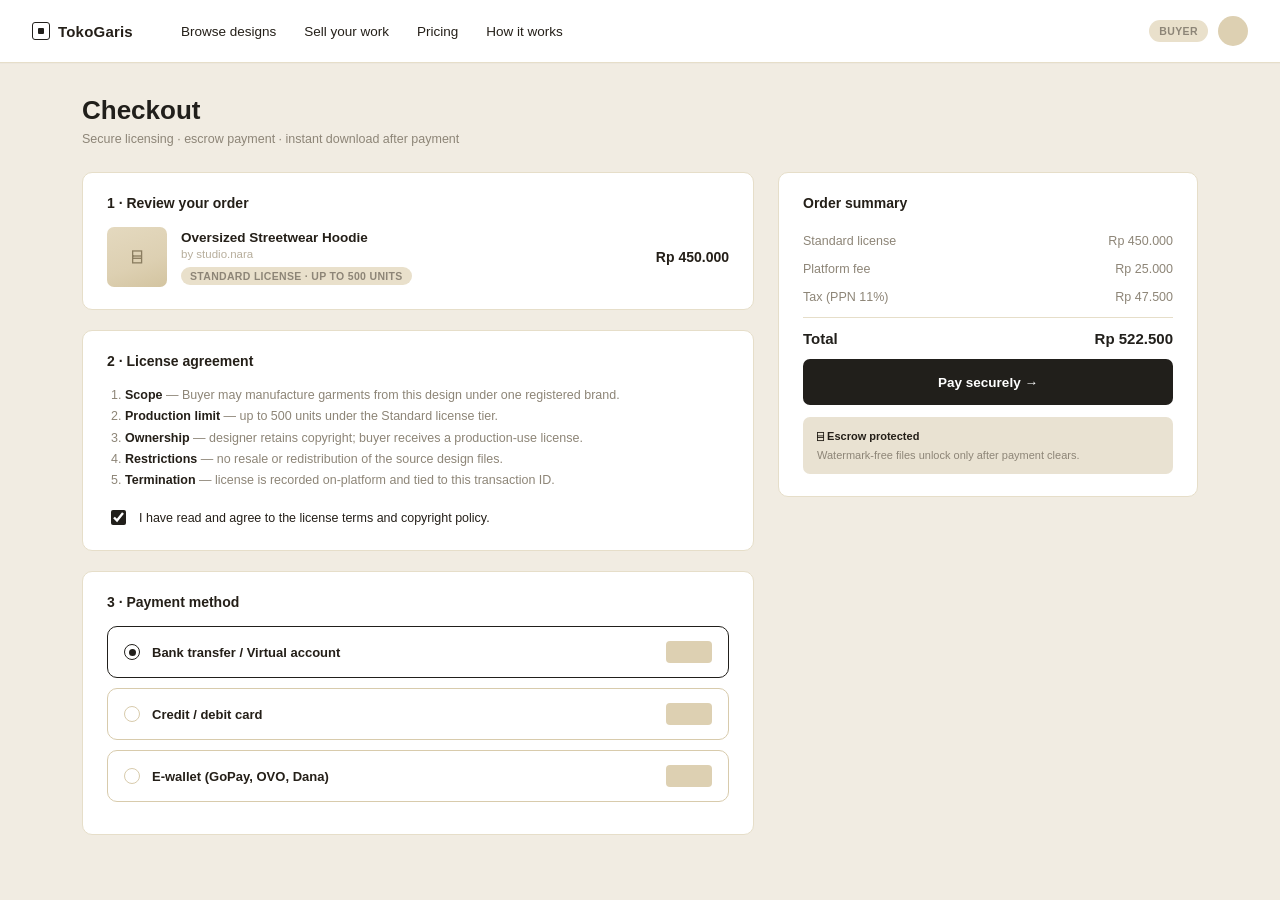
<file: tokogaris-checkout.html>
<!DOCTYPE html>
<html lang="id">
<head>
<meta charset="UTF-8" />
<title>TokoGaris — Checkout / License Agreement</title>
<meta name="viewport" content="width=device-width, initial-scale=1.0" />
<link rel="stylesheet" href="assets/tokogaris.css" />
</head>
<body class="tokogaris">

<header class="f-navbar f-navbar-simple">
  <a class="f-logo" href="tokogaris-home.html"><span class="f-logo-mark"></span>TokoGaris</a>
  <input type="checkbox" class="f-nav-toggle-input" id="nav-toggle" />
  <label class="f-nav-toggle" for="nav-toggle" aria-label="Toggle menu"><span></span><span></span><span></span></label>
  <nav class="f-nav-links">
    <a href="tokogaris-catalog.html">Browse designs</a>
    <a href="#" data-toast="Halaman 'Sell your work' belum tersedia di prototype ini">Sell your work</a>
    <a href="#" data-toast="Halaman 'Pricing' belum tersedia di prototype ini">Pricing</a>
    <a href="#" data-toast="Halaman 'How it works' belum tersedia di prototype ini">How it works</a>
  </nav>
  <div class="f-nav-right">
    <span class="f-role-pill">BUYER</span>
    <span class="f-user-dot"></span>
  </div>
</header>

<div class="f-page-wrap">
  <h1 class="f-page-title">Checkout</h1>
  <p class="f-page-subtitle">Secure licensing · escrow payment · instant download after payment</p>

  <div class="f-checkout-layout">

    <div class="f-checkout-main">

      <div class="f-card-box">
        <h3>1 · Review your order</h3>
        <div class="f-order-item">
          <div class="f-placeholder">⌸</div>
          <div class="f-order-item-info">
            <h4>Oversized Streetwear Hoodie</h4>
            <p class="f-by">by studio.nara</p>
            <span class="f-badge">STANDARD LICENSE · up to 500 units</span>
          </div>
          <span class="f-order-item-price">Rp 450.000</span>
        </div>
      </div>

      <div class="f-card-box">
        <h3>2 · License agreement</h3>
        <ol class="f-agreement-list">
          <li><strong>Scope</strong> — Buyer may manufacture garments from this design under one registered brand.</li>
          <li><strong>Production limit</strong> — up to 500 units under the Standard license tier.</li>
          <li><strong>Ownership</strong> — designer retains copyright; buyer receives a production-use license.</li>
          <li><strong>Restrictions</strong> — no resale or redistribution of the source design files.</li>
          <li><strong>Termination</strong> — license is recorded on-platform and tied to this transaction ID.</li>
        </ol>
        <label class="f-agree-check">
          <input type="checkbox" id="agree-checkbox" checked />
          I have read and agree to the license terms and copyright policy.
        </label>
      </div>

      <div class="f-card-box">
        <h3>3 · Payment method</h3>

        <div class="f-payment-option is-selected" data-method="Bank transfer / Virtual account" tabindex="0" role="radio" aria-checked="true">
          <div class="f-payment-option-left">
            <span class="f-radio"></span>
            Bank transfer / Virtual account
          </div>
          <span class="f-payment-logo"></span>
        </div>

        <div class="f-payment-option" data-method="Credit / debit card" tabindex="0" role="radio" aria-checked="false">
          <div class="f-payment-option-left">
            <span class="f-radio"></span>
            Credit / debit card
          </div>
          <span class="f-payment-logo"></span>
        </div>

        <div class="f-payment-option" data-method="E-wallet (GoPay, OVO, Dana)" tabindex="0" role="radio" aria-checked="false">
          <div class="f-payment-option-left">
            <span class="f-radio"></span>
            E-wallet (GoPay, OVO, Dana)
          </div>
          <span class="f-payment-logo"></span>
        </div>
      </div>

    </div>

    <div class="f-checkout-side">
      <div class="f-card-box">
        <h3>Order summary</h3>
        <div class="f-summary-line"><span>Standard license</span><span>Rp 450.000</span></div>
        <div class="f-summary-line"><span>Platform fee</span><span>Rp 25.000</span></div>
        <div class="f-summary-line"><span>Tax (PPN 11%)</span><span>Rp 47.500</span></div>
        <div class="f-summary-total"><span>Total</span><span>Rp 522.500</span></div>
        <button class="f-btn f-btn-dark f-btn-block" id="pay-btn" type="button">Pay securely →</button>
        <div class="f-escrow-note">
          <strong>⌸ Escrow protected</strong>
          Watermark-free files unlock only after payment clears.
        </div>
      </div>
    </div>

  </div>
</div>

<div class="f-toast" id="toast"></div>

<script src="assets/tokogaris.js"></script>
</body>
</html>
</file>
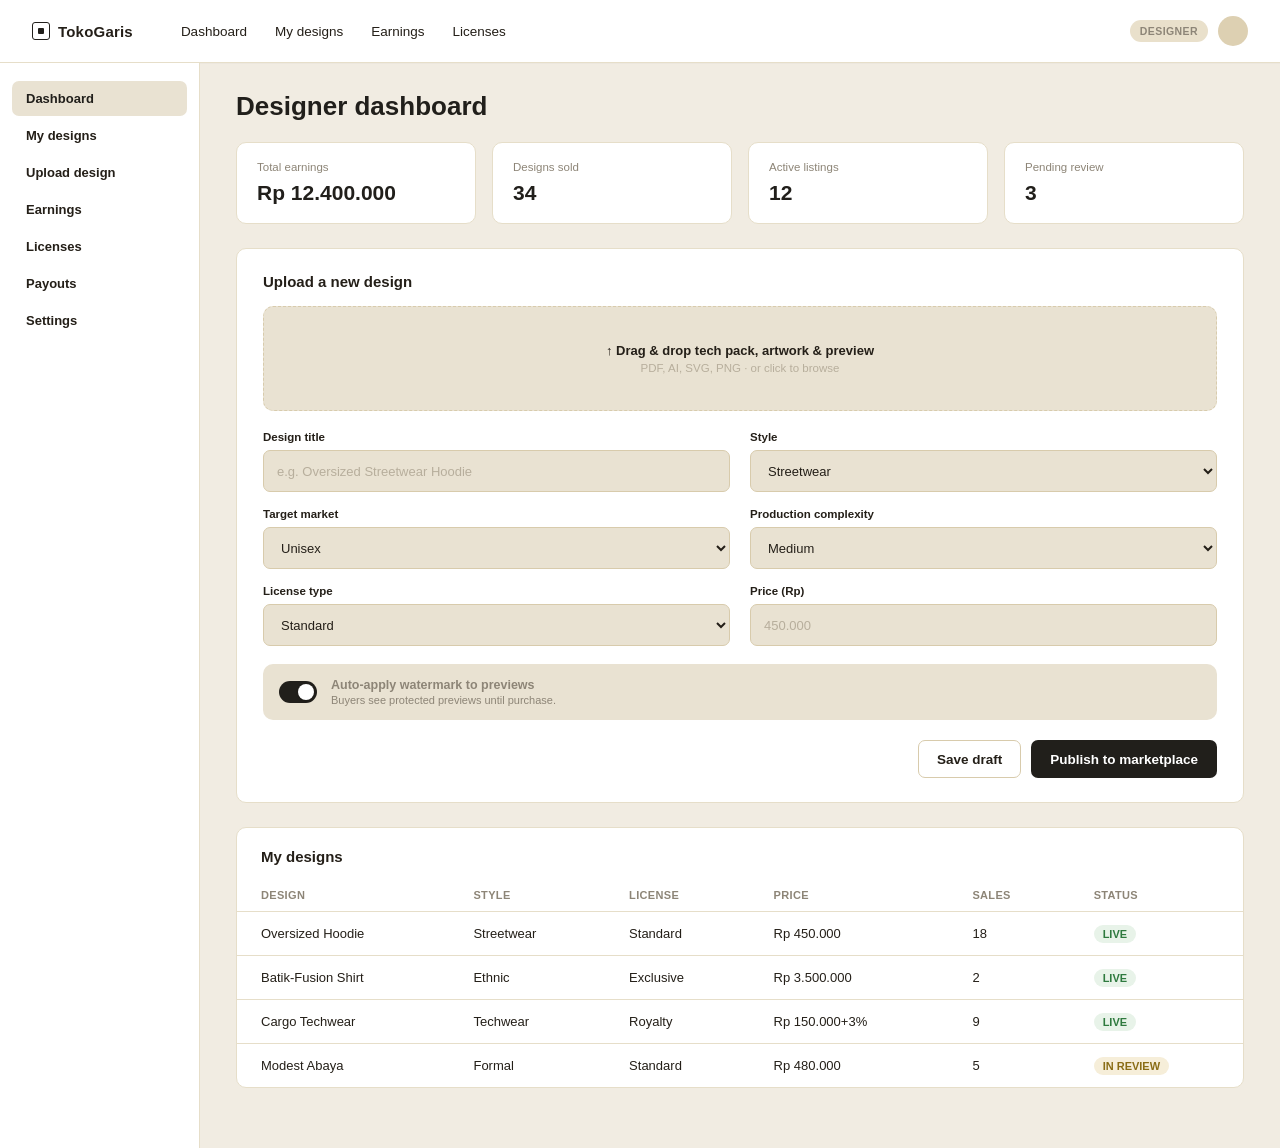
<file: tokogaris-dashboard.html>
<!DOCTYPE html>
<html lang="id">
<head>
<meta charset="UTF-8" />
<title>TokoGaris — Designer Dashboard / Upload</title>
<meta name="viewport" content="width=device-width, initial-scale=1.0" />
<link rel="stylesheet" href="assets/tokogaris.css" />
</head>
<body class="tokogaris">

<header class="f-navbar f-navbar-simple">
  <a class="f-logo" href="tokogaris-home.html"><span class="f-logo-mark"></span>TokoGaris</a>
  <input type="checkbox" class="f-nav-toggle-input" id="nav-toggle" />
  <label class="f-nav-toggle" for="nav-toggle" aria-label="Toggle menu"><span></span><span></span><span></span></label>
  <nav class="f-nav-links">
    <a href="tokogaris-dashboard.html">Dashboard</a>
    <a href="#" data-toast="Halaman 'My designs' belum tersedia di prototype ini">My designs</a>
    <a href="#" data-toast="Halaman 'Earnings' belum tersedia di prototype ini">Earnings</a>
    <a href="#" data-toast="Halaman 'Licenses' belum tersedia di prototype ini">Licenses</a>
  </nav>
  <div class="f-nav-right">
    <span class="f-role-pill">DESIGNER</span>
    <span class="f-user-dot"></span>
  </div>
</header>

<div class="f-dash-layout">

  <aside class="f-dash-sidebar" id="dash-sidebar">
    <a class="is-active" href="#" data-toast="Anda sudah berada di Dashboard">Dashboard</a>
    <a href="#" data-toast="Halaman 'My designs' belum tersedia di prototype ini">My designs</a>
    <a href="#" data-toast="Halaman 'Upload design' belum tersedia di prototype ini">Upload design</a>
    <a href="#" data-toast="Halaman 'Earnings' belum tersedia di prototype ini">Earnings</a>
    <a href="#" data-toast="Halaman 'Licenses' belum tersedia di prototype ini">Licenses</a>
    <a href="#" data-toast="Halaman 'Payouts' belum tersedia di prototype ini">Payouts</a>
    <a href="#" data-toast="Halaman 'Settings' belum tersedia di prototype ini">Settings</a>
  </aside>

  <main class="f-dash-main">
    <h1 class="f-page-title" style="margin-bottom:20px;">Designer dashboard</h1>

    <div class="f-stat-grid">
      <div class="f-stat-card">
        <div class="f-stat-label">Total earnings</div>
        <div class="f-stat-value">Rp 12.400.000</div>
      </div>
      <div class="f-stat-card">
        <div class="f-stat-label">Designs sold</div>
        <div class="f-stat-value">34</div>
      </div>
      <div class="f-stat-card">
        <div class="f-stat-label">Active listings</div>
        <div class="f-stat-value">12</div>
      </div>
      <div class="f-stat-card">
        <div class="f-stat-label">Pending review</div>
        <div class="f-stat-value">3</div>
      </div>
    </div>

    <div class="f-upload-card">
      <h3>Upload a new design</h3>

      <div class="f-dropzone">
        <div class="f-dz-title">↑ Drag &amp; drop tech pack, artwork &amp; preview</div>
        <div class="f-dz-sub">PDF, AI, SVG, PNG · or click to browse</div>
      </div>

      <div class="f-form-grid">
        <div class="f-form-field">
          <label>Design title</label>
          <input type="text" placeholder="e.g. Oversized Streetwear Hoodie" />
        </div>
        <div class="f-form-field">
          <label>Style</label>
          <select><option>Streetwear</option></select>
        </div>
        <div class="f-form-field">
          <label>Target market</label>
          <select><option>Unisex</option></select>
        </div>
        <div class="f-form-field">
          <label>Production complexity</label>
          <select><option>Medium</option></select>
        </div>
        <div class="f-form-field">
          <label>License type</label>
          <select><option>Standard</option></select>
        </div>
        <div class="f-form-field">
          <label>Price (Rp)</label>
          <input type="text" placeholder="450.000" />
        </div>
      </div>

      <div class="f-toggle-row">
        <button type="button" class="f-toggle is-on" id="watermark-toggle" role="switch" aria-checked="true" aria-label="Auto-apply watermark to previews"></button>
        <div class="f-toggle-text">
          <p class="f-tt-title">Auto-apply watermark to previews</p>
          <p>Buyers see protected previews until purchase.</p>
        </div>
      </div>

      <div class="f-form-actions">
        <button class="f-btn f-btn-outline" type="button" id="save-draft-btn">Save draft</button>
        <button class="f-btn f-btn-dark" type="button" id="publish-btn">Publish to marketplace</button>
      </div>
    </div>

    <div class="f-table-card">
      <h3>My designs</h3>
      <table class="f-table">
        <thead>
          <tr>
            <th>Design</th>
            <th>Style</th>
            <th>License</th>
            <th>Price</th>
            <th>Sales</th>
            <th>Status</th>
          </tr>
        </thead>
        <tbody>
          <tr>
            <td>Oversized Hoodie</td>
            <td>Streetwear</td>
            <td>Standard</td>
            <td>Rp 450.000</td>
            <td>18</td>
            <td><span class="f-status-live">LIVE</span></td>
          </tr>
          <tr>
            <td>Batik-Fusion Shirt</td>
            <td>Ethnic</td>
            <td>Exclusive</td>
            <td>Rp 3.500.000</td>
            <td>2</td>
            <td><span class="f-status-live">LIVE</span></td>
          </tr>
          <tr>
            <td>Cargo Techwear</td>
            <td>Techwear</td>
            <td>Royalty</td>
            <td>Rp 150.000+3%</td>
            <td>9</td>
            <td><span class="f-status-live">LIVE</span></td>
          </tr>
          <tr>
            <td>Modest Abaya</td>
            <td>Formal</td>
            <td>Standard</td>
            <td>Rp 480.000</td>
            <td>5</td>
            <td><span class="f-status-review">IN REVIEW</span></td>
          </tr>
        </tbody>
      </table>
    </div>

  </main>
</div>

<div class="f-toast" id="toast"></div>

<script src="assets/tokogaris.js"></script>
</body>
</html>
</file>
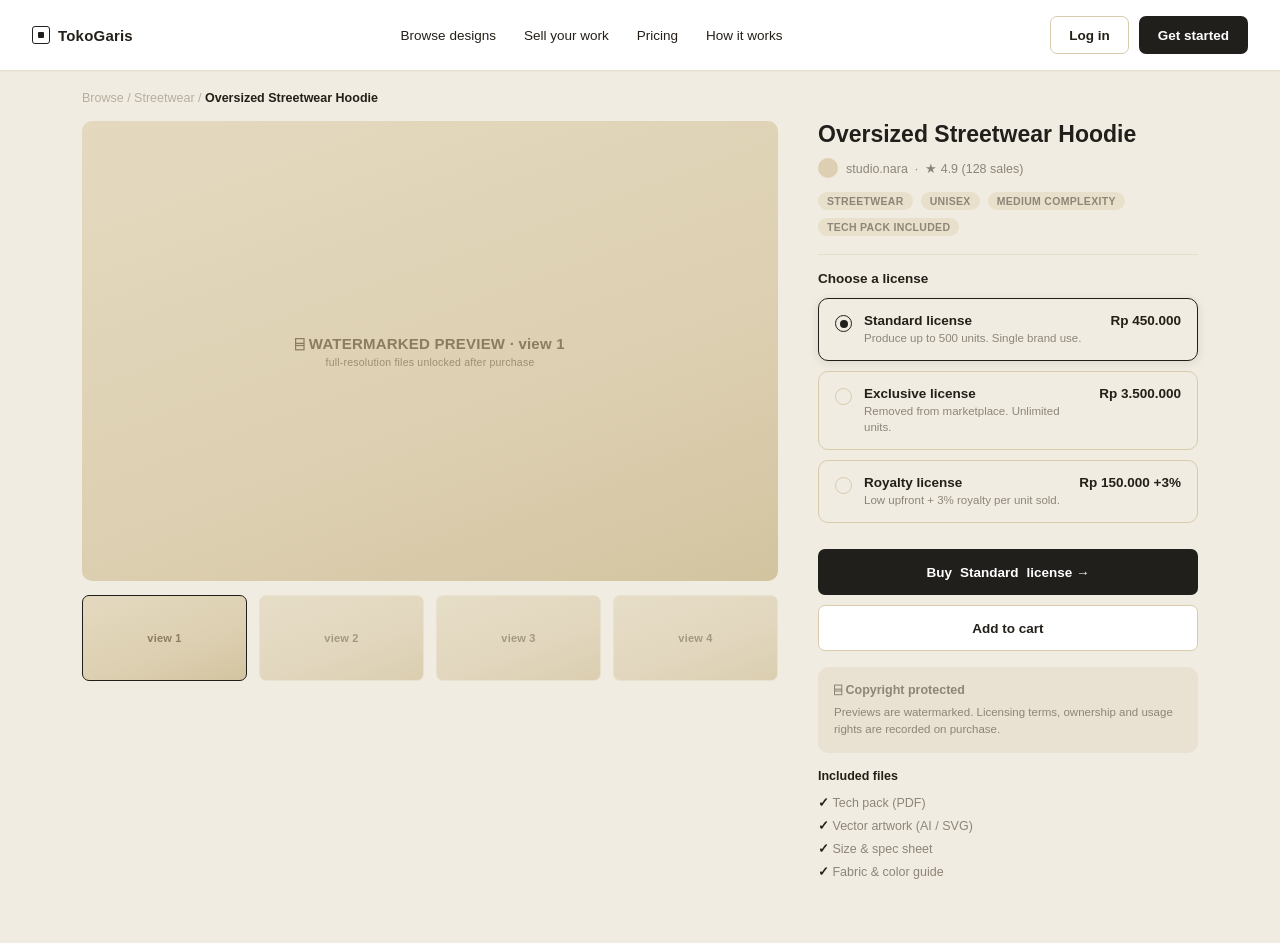
<file: tokogaris-detail.html>
<!DOCTYPE html>
<html lang="id">
<head>
<meta charset="UTF-8" />
<title>TokoGaris — Design Detail + Licensing</title>
<meta name="viewport" content="width=device-width, initial-scale=1.0" />
<link rel="stylesheet" href="assets/tokogaris.css" />
</head>
<body class="tokogaris">

<header class="f-navbar">
  <a class="f-logo" href="tokogaris-home.html"><span class="f-logo-mark"></span>TokoGaris</a>
  <input type="checkbox" class="f-nav-toggle-input" id="nav-toggle" />
  <label class="f-nav-toggle" for="nav-toggle" aria-label="Toggle menu"><span></span><span></span><span></span></label>
  <nav class="f-nav-links">
    <a href="tokogaris-catalog.html">Browse designs</a>
    <a href="#" data-toast="Halaman 'Sell your work' belum tersedia di prototype ini">Sell your work</a>
    <a href="#" data-toast="Halaman 'Pricing' belum tersedia di prototype ini">Pricing</a>
    <a href="#" data-toast="Halaman 'How it works' belum tersedia di prototype ini">How it works</a>
  </nav>
  <div class="f-nav-right">
    <a class="f-btn f-btn-outline" href="#" data-toast="Alur login adalah demo pada prototype ini">Log in</a>
    <a class="f-btn f-btn-dark" href="#" data-toast="Alur daftar adalah demo pada prototype ini">Get started</a>
  </div>
</header>

<div class="f-breadcrumb">
  <a href="tokogaris-catalog.html">Browse</a> / Streetwear / <span>Oversized Streetwear Hoodie</span>
</div>

<div class="f-detail-body">

  <div class="f-detail-media">
    <div class="f-placeholder f-main-preview" id="main-preview">
      <span>
        <span class="f-ph-icon" style="font-size:15px;" id="main-preview-label">⌸ WATERMARKED PREVIEW · view 1</span>
        <span class="f-ph-sub">Full-resolution files unlocked after purchase</span>
      </span>
    </div>
    <div class="f-thumb-row" id="thumb-row">
      <button type="button" class="f-placeholder f-thumb is-active" data-view="1">view 1</button>
      <button type="button" class="f-placeholder f-thumb" data-view="2">view 2</button>
      <button type="button" class="f-placeholder f-thumb" data-view="3">view 3</button>
      <button type="button" class="f-placeholder f-thumb" data-view="4">view 4</button>
    </div>
  </div>

  <div class="f-detail-info">
    <h1>Oversized Streetwear Hoodie</h1>
    <div class="f-designer-row">
      <span class="f-avatar-dot"></span>
      studio.nara &nbsp;·&nbsp; ★ 4.9 (128 sales)
    </div>
    <div class="f-tag-row">
      <span class="f-badge">Streetwear</span>
      <span class="f-badge">Unisex</span>
      <span class="f-badge">Medium complexity</span>
      <span class="f-badge">Tech pack included</span>
    </div>

    <div class="f-divider-line"></div>

    <div class="f-license-label">Choose a license</div>

    <div class="f-license-option is-selected" data-license="Standard license" data-price="Rp 450.000" tabindex="0" role="radio" aria-checked="true">
      <span class="f-radio"></span>
      <div class="f-license-text">
        <p class="f-lic-name">Standard license</p>
        <p class="f-lic-desc">Produce up to 500 units. Single brand use.</p>
      </div>
      <span class="f-license-price">Rp 450.000</span>
    </div>

    <div class="f-license-option" data-license="Exclusive license" data-price="Rp 3.500.000" tabindex="0" role="radio" aria-checked="false">
      <span class="f-radio"></span>
      <div class="f-license-text">
        <p class="f-lic-name">Exclusive license</p>
        <p class="f-lic-desc">Removed from marketplace. Unlimited units.</p>
      </div>
      <span class="f-license-price">Rp 3.500.000</span>
    </div>

    <div class="f-license-option" data-license="Royalty license" data-price="Rp 150.000 +3%" tabindex="0" role="radio" aria-checked="false">
      <span class="f-radio"></span>
      <div class="f-license-text">
        <p class="f-lic-name">Royalty license</p>
        <p class="f-lic-desc">Low upfront + 3% royalty per unit sold.</p>
      </div>
      <span class="f-license-price">Rp 150.000 +3%</span>
    </div>

    <a href="tokogaris-checkout.html" class="f-btn f-btn-dark f-btn-block" style="margin-top:16px;" id="buy-license-btn">Buy <span id="selected-license-name">Standard</span> license →</a>
    <button class="f-btn f-btn-outline f-btn-block" style="margin-top:10px;" id="add-cart-btn" type="button">Add to cart</button>

    <div class="f-notice-box">
      <p class="f-notice-title">⌸ Copyright protected</p>
      <p>Previews are watermarked. Licensing terms, ownership and usage rights are recorded on purchase.</p>
    </div>

    <p style="font-size:12.5px; font-weight:700; margin:16px 0 8px;">Included files</p>
    <ul class="f-included-list">
      <li>Tech pack (PDF)</li>
      <li>Vector artwork (AI / SVG)</li>
      <li>Size &amp; spec sheet</li>
      <li>Fabric &amp; color guide</li>
    </ul>
  </div>

</div>

<div class="f-toast" id="toast"></div>

<script src="assets/tokogaris.js"></script>
</body>
</html>
</file>
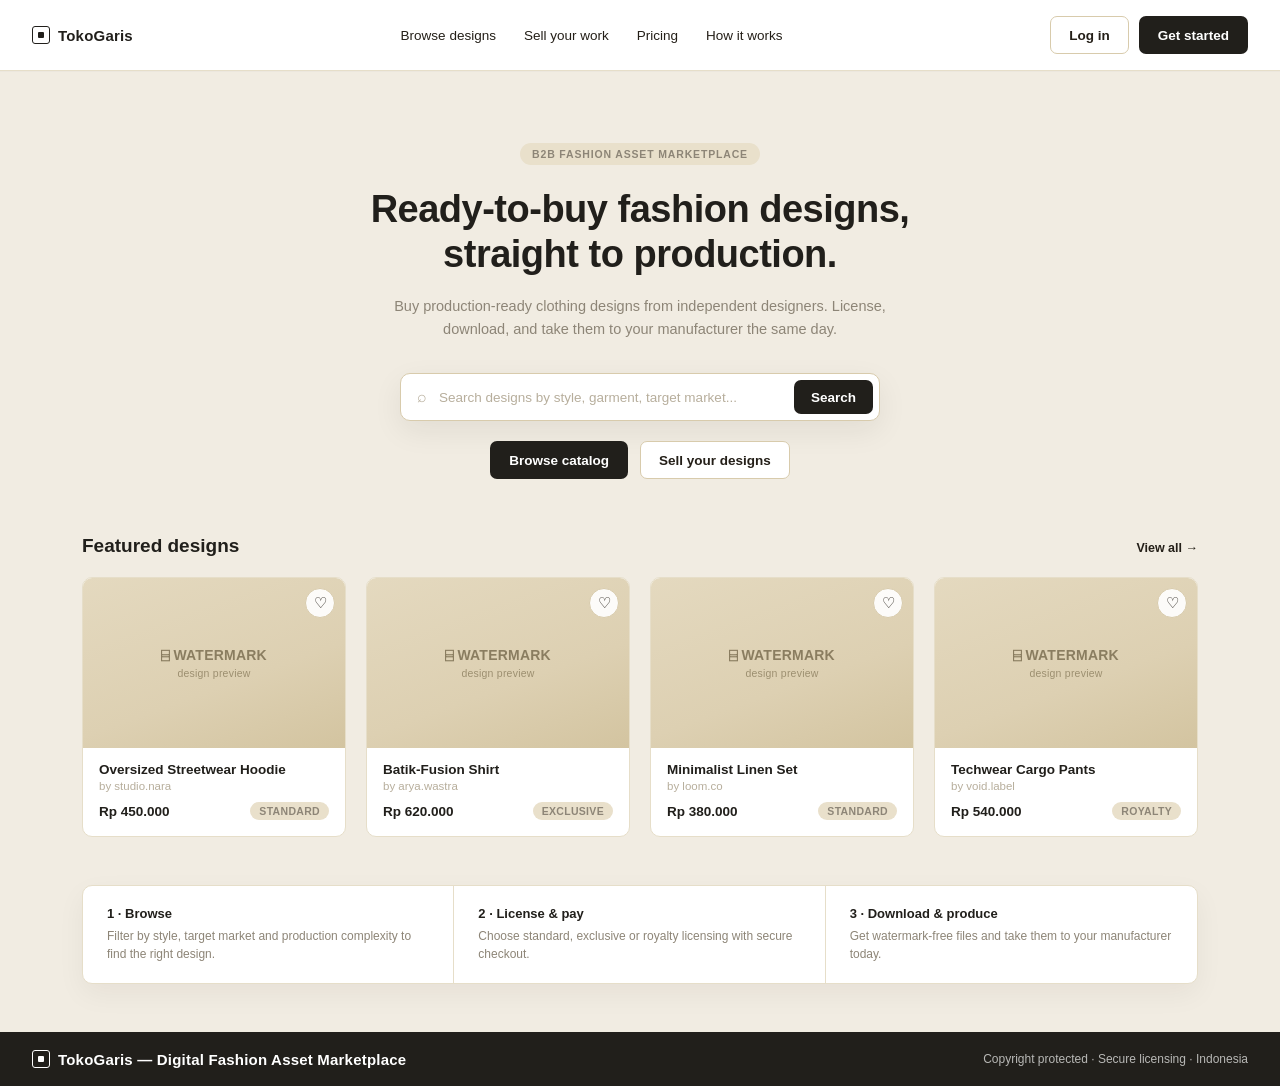
<file: tokogaris-home.html>
<!DOCTYPE html>
<html lang="id">
<head>
<meta charset="UTF-8" />
<title>TokoGaris — Home / Landing</title>
<meta name="viewport" content="width=device-width, initial-scale=1.0" />
<link rel="stylesheet" href="assets/tokogaris.css" />
</head>
<body class="tokogaris">

<header class="f-navbar">
  <div class="f-logo"><span class="f-logo-mark"></span>TokoGaris</div>
  <input type="checkbox" class="f-nav-toggle-input" id="nav-toggle" />
  <label class="f-nav-toggle" for="nav-toggle" aria-label="Toggle menu"><span></span><span></span><span></span></label>
  <nav class="f-nav-links">
    <a href="tokogaris-catalog.html">Browse designs</a>
    <a href="#" data-toast="Halaman 'Sell your work' belum tersedia di prototype ini">Sell your work</a>
    <a href="#" data-toast="Halaman 'Pricing' belum tersedia di prototype ini">Pricing</a>
    <a href="#" data-toast="Halaman 'How it works' belum tersedia di prototype ini">How it works</a>
  </nav>
  <div class="f-nav-right">
    <a class="f-btn f-btn-outline" href="#" data-toast="Alur login adalah demo pada prototype ini">Log in</a>
    <a class="f-btn f-btn-dark" href="#" data-toast="Alur daftar adalah demo pada prototype ini">Get started</a>
  </div>
</header>

<section class="f-hero">
  <span class="f-eyebrow">B2B FASHION ASSET MARKETPLACE</span>
  <h1>Ready-to-buy fashion designs,<br />straight to production.</h1>
  <p>Buy production-ready clothing designs from independent designers. License, download, and take them to your manufacturer the same day.</p>

  <form class="f-search-bar" id="hero-search-form">
    <span style="color:var(--f-faint);">⌕</span>
    <input type="text" id="hero-search-input" placeholder="Search designs by style, garment, target market..." />
    <button class="f-btn f-btn-dark" type="submit">Search</button>
  </form>

  <div class="f-hero-ctas">
    <a href="tokogaris-catalog.html" class="f-btn f-btn-dark">Browse catalog</a>
    <a href="#" class="f-btn f-btn-outline" data-toast="Alur pendaftaran desainer adalah demo pada prototype ini">Sell your designs</a>
  </div>
</section>

<section class="f-section">
  <div class="f-section-head">
    <h2>Featured designs</h2>
    <a href="tokogaris-catalog.html">View all →</a>
  </div>
  <div class="f-card-grid" id="featured-grid">

    <article class="f-design-card" data-href="tokogaris-detail.html" tabindex="0">
      <button class="f-fav-btn" type="button" aria-label="Save to favorites">♡</button>
      <div class="f-placeholder"><span><span class="f-ph-icon">⌸ WATERMARK</span><span class="f-ph-sub">design preview</span></span></div>
      <div class="f-design-card-body">
        <h3>Oversized Streetwear Hoodie</h3>
        <p class="f-by">by studio.nara</p>
        <div class="f-design-card-foot">
          <span class="f-price">Rp 450.000</span>
          <span class="f-badge">STANDARD</span>
        </div>
      </div>
    </article>

    <article class="f-design-card" data-href="tokogaris-detail.html" tabindex="0">
      <button class="f-fav-btn" type="button" aria-label="Save to favorites">♡</button>
      <div class="f-placeholder"><span><span class="f-ph-icon">⌸ WATERMARK</span><span class="f-ph-sub">design preview</span></span></div>
      <div class="f-design-card-body">
        <h3>Batik-Fusion Shirt</h3>
        <p class="f-by">by arya.wastra</p>
        <div class="f-design-card-foot">
          <span class="f-price">Rp 620.000</span>
          <span class="f-badge">EXCLUSIVE</span>
        </div>
      </div>
    </article>

    <article class="f-design-card" data-href="tokogaris-detail.html" tabindex="0">
      <button class="f-fav-btn" type="button" aria-label="Save to favorites">♡</button>
      <div class="f-placeholder"><span><span class="f-ph-icon">⌸ WATERMARK</span><span class="f-ph-sub">design preview</span></span></div>
      <div class="f-design-card-body">
        <h3>Minimalist Linen Set</h3>
        <p class="f-by">by loom.co</p>
        <div class="f-design-card-foot">
          <span class="f-price">Rp 380.000</span>
          <span class="f-badge">STANDARD</span>
        </div>
      </div>
    </article>

    <article class="f-design-card" data-href="tokogaris-detail.html" tabindex="0">
      <button class="f-fav-btn" type="button" aria-label="Save to favorites">♡</button>
      <div class="f-placeholder"><span><span class="f-ph-icon">⌸ WATERMARK</span><span class="f-ph-sub">design preview</span></span></div>
      <div class="f-design-card-body">
        <h3>Techwear Cargo Pants</h3>
        <p class="f-by">by void.label</p>
        <div class="f-design-card-foot">
          <span class="f-price">Rp 540.000</span>
          <span class="f-badge">ROYALTY</span>
        </div>
      </div>
    </article>

  </div>
</section>

<section class="f-steps-bar">
  <div class="f-steps-box">
    <div class="f-step">
      <h4>1 · Browse</h4>
      <p>Filter by style, target market and production complexity to find the right design.</p>
    </div>
    <div class="f-step">
      <h4>2 · License &amp; pay</h4>
      <p>Choose standard, exclusive or royalty licensing with secure checkout.</p>
    </div>
    <div class="f-step">
      <h4>3 · Download &amp; produce</h4>
      <p>Get watermark-free files and take them to your manufacturer today.</p>
    </div>
  </div>
</section>

<footer class="f-footer">
  <div class="f-logo"><span class="f-logo-mark"></span>TokoGaris — Digital Fashion Asset Marketplace</div>
  <div class="f-footer-right">Copyright protected · Secure licensing · Indonesia</div>
</footer>

<div class="f-toast" id="toast"></div>

<script src="assets/tokogaris.js"></script>
</body>
</html>
</file>
<file: assets/fasset.css>
/* ====================================================
   FASSET — B2B Fashion Asset Marketplace Prototype
   Shared styles for all Fasset screens
   Palette follows the same CSS-variable approach as
   assets/style.css used across this repo.
   ==================================================== */

:root {
  --f-bg: #f1f0ed;
  --f-bg-soft: #ececea;
  --f-white: #ffffff;
  --f-black: #111111;
  --f-text: #16161a;
  --f-muted: #6f6f6f;
  --f-faint: #9a9a97;
  --f-border: #e2e0db;
  --f-border-strong: #d6d4ce;
  --f-placeholder: #d9d8d4;
  --f-badge-bg: #efeeea;
  --f-radius-lg: 16px;
  --f-radius-md: 10px;
  --f-radius-sm: 7px;
  --f-font: "Inter", -apple-system, BlinkMacSystemFont, "Segoe UI", Roboto, Helvetica, Arial, sans-serif;
}

* { box-sizing: border-box; }

html, body.fasset {
  margin: 0;
  padding: 0;
  font-family: var(--f-font);
  background: var(--f-bg);
  color: var(--f-text);
  -webkit-font-smoothing: antialiased;
}

body.fasset a { color: inherit; text-decoration: none; }
body.fasset ul { margin: 0; padding: 0; list-style: none; }
body.fasset input, body.fasset button, body.fasset select { font-family: var(--f-font); }

/* ---------------- Frame label (per-screen caption, mirrors the spec shots) ---------------- */
.f-frame-label {
  padding: 10px 18px;
  font-size: 12px;
  color: var(--f-faint);
  background: var(--f-bg);
}

/* ---------------- Top navbar ---------------- */
.f-navbar {
  display: flex;
  align-items: center;
  justify-content: space-between;
  background: var(--f-white);
  border-bottom: 1px solid var(--f-border);
  padding: 16px 32px;
}
.f-logo {
  display: flex;
  align-items: center;
  gap: 8px;
  font-weight: 800;
  font-size: 15px;
  letter-spacing: 0.2px;
  color: var(--f-black);
}
.f-logo-mark {
  width: 18px;
  height: 18px;
  border: 1.6px solid var(--f-black);
  border-radius: 3px;
  display: inline-flex;
  align-items: center;
  justify-content: center;
  flex-shrink: 0;
}
.f-logo-mark::after {
  content: "";
  width: 6px;
  height: 6px;
  background: var(--f-black);
  border-radius: 1px;
}
.f-nav-links {
  display: flex;
  align-items: center;
  gap: 28px;
  font-size: 13.5px;
  font-weight: 500;
  color: var(--f-text);
}
.f-nav-right {
  display: flex;
  align-items: center;
  gap: 10px;
}
.f-navbar-simple { justify-content: flex-start; gap: 48px; }
.f-navbar-simple .f-nav-right { margin-left: auto; }

/* ---------------- Buttons ---------------- */
.f-btn {
  display: inline-flex;
  align-items: center;
  justify-content: center;
  gap: 8px;
  height: 38px;
  padding: 0 18px;
  border-radius: var(--f-radius-sm);
  font-size: 13.5px;
  font-weight: 600;
  cursor: pointer;
  border: 1px solid transparent;
  white-space: nowrap;
}
.f-btn-dark { background: var(--f-black); color: #fff; }
.f-btn-outline { background: #fff; color: var(--f-text); border: 1px solid var(--f-border-strong); }
body.fasset a.f-btn-dark { color: #fff; }
body.fasset a.f-btn-outline { color: var(--f-text); }
.f-btn-block { width: 100%; height: 46px; }
.f-btn-sm { height: 32px; padding: 0 14px; font-size: 12.5px; }

/* ---------------- Badges / pills ---------------- */
.f-badge {
  display: inline-flex;
  align-items: center;
  padding: 3px 9px;
  border-radius: 20px;
  background: var(--f-badge-bg);
  color: var(--f-muted);
  font-size: 10.5px;
  font-weight: 700;
  letter-spacing: 0.03em;
  text-transform: uppercase;
}
.f-badge-dark { background: var(--f-black); color: #fff; }
.f-badge-outline-status {
  background: #fff;
  border: 1px solid var(--f-border-strong);
}

/* ---------------- Pill filter buttons (catalog filters) ---------------- */
.f-pill {
  display: inline-flex;
  align-items: center;
  padding: 7px 14px;
  border-radius: 20px;
  font-size: 12.5px;
  font-weight: 600;
  cursor: pointer;
  border: 1px solid var(--f-border-strong);
  background: #fff;
  color: var(--f-text);
}
.f-pill.is-active { background: var(--f-black); color: #fff; border-color: var(--f-black); }

/* ---------------- Placeholder image blocks ---------------- */
.f-placeholder {
  background: var(--f-placeholder);
  display: flex;
  align-items: center;
  justify-content: center;
  color: #85847f;
  text-align: center;
  font-size: 11px;
  font-weight: 600;
  letter-spacing: 0.02em;
}
.f-placeholder .f-ph-icon { font-size: 14px; display: block; margin-bottom: 4px; }
.f-placeholder .f-ph-sub { font-weight: 500; text-transform: lowercase; color: #96958f; font-size: 10.5px; }

/* ====================================================
   HOME / LANDING
   ==================================================== */
.f-hero {
  text-align: center;
  padding: 72px 24px 56px;
  max-width: 760px;
  margin: 0 auto;
}
.f-eyebrow {
  display: inline-block;
  font-size: 10.5px;
  font-weight: 700;
  letter-spacing: 0.08em;
  color: var(--f-muted);
  background: var(--f-badge-bg);
  padding: 5px 12px;
  border-radius: 20px;
  margin-bottom: 22px;
}
.f-hero h1 {
  font-size: 38px;
  line-height: 1.18;
  font-weight: 800;
  letter-spacing: -0.5px;
  margin: 0 0 18px;
  color: var(--f-black);
}
.f-hero p {
  font-size: 14.5px;
  color: var(--f-muted);
  line-height: 1.6;
  max-width: 560px;
  margin: 0 auto 32px;
}
.f-search-bar {
  display: flex;
  align-items: center;
  gap: 10px;
  background: #fff;
  border: 1px solid var(--f-border-strong);
  border-radius: var(--f-radius-md);
  padding: 6px 6px 6px 16px;
  max-width: 480px;
  margin: 0 auto 20px;
  box-shadow: 0 10px 30px rgba(20,20,20,0.04);
}
.f-search-bar input {
  flex: 1;
  border: none;
  outline: none;
  background: transparent;
  font-size: 13.5px;
  color: var(--f-text);
}
.f-search-bar input::placeholder { color: var(--f-faint); }
.f-search-bar .f-btn-dark { height: 34px; padding: 0 16px; }
.f-hero-ctas {
  display: flex;
  justify-content: center;
  gap: 12px;
}

.f-section {
  max-width: 1180px;
  margin: 0 auto;
  padding: 0 32px 48px;
}
.f-section-head {
  display: flex;
  align-items: baseline;
  justify-content: space-between;
  margin-bottom: 20px;
}
.f-section-head h2 { font-size: 19px; font-weight: 700; margin: 0; color: var(--f-black); }
.f-section-head a { font-size: 12.5px; font-weight: 600; color: var(--f-text); }

.f-card-grid {
  display: grid;
  grid-template-columns: repeat(4, 1fr);
  gap: 20px;
}
.f-design-card {
  background: #fff;
  border: 1px solid var(--f-border);
  border-radius: var(--f-radius-md);
  overflow: hidden;
}
.f-design-card .f-placeholder { height: 170px; }
.f-design-card-body { padding: 14px 16px 16px; }
.f-design-card-body h3 { font-size: 13.5px; font-weight: 700; margin: 0 0 3px; color: var(--f-black); }
.f-design-card-body .f-by { font-size: 11.5px; color: var(--f-faint); margin: 0 0 10px; }
.f-design-card-foot {
  display: flex;
  align-items: center;
  justify-content: space-between;
}
.f-price { font-size: 13.5px; font-weight: 700; color: var(--f-black); }

.f-steps-bar {
  max-width: 1180px;
  margin: 0 auto 0;
  padding: 0 32px 48px;
}
.f-steps-box {
  display: grid;
  grid-template-columns: repeat(3, 1fr);
  background: #fff;
  border: 1px solid var(--f-border);
  border-radius: var(--f-radius-md);
  overflow: hidden;
}
.f-step {
  padding: 20px 24px;
  border-right: 1px solid var(--f-border);
}
.f-step:last-child { border-right: none; }
.f-step h4 { font-size: 13px; font-weight: 700; margin: 0 0 6px; color: var(--f-black); }
.f-step p { font-size: 12px; color: var(--f-muted); line-height: 1.5; margin: 0; }

.f-footer {
  background: var(--f-black);
  color: #fff;
  display: flex;
  align-items: center;
  justify-content: space-between;
  padding: 18px 32px;
  font-size: 12px;
}
.f-footer .f-logo { color: #fff; }
.f-footer .f-logo-mark { border-color: #fff; }
.f-footer .f-logo-mark::after { background: #fff; }
.f-footer-right { color: #b8b8b6; }

/* ====================================================
   CATALOG / BROWSE
   ==================================================== */
.f-catalog-search {
  display: flex;
  gap: 10px;
  padding: 24px 32px 0;
  max-width: 1180px;
  margin: 0 auto;
}
.f-catalog-search .f-search-bar { margin: 0; flex: 1; max-width: none; }
.f-catalog-body {
  max-width: 1180px;
  margin: 0 auto;
  display: flex;
  gap: 28px;
  padding: 24px 32px 60px;
  align-items: flex-start;
}
.f-filters {
  width: 220px;
  flex-shrink: 0;
  background: #fff;
  border: 1px solid var(--f-border);
  border-radius: var(--f-radius-md);
  padding: 20px;
}
.f-filters h3 { font-size: 14px; font-weight: 700; margin: 0 0 16px; }
.f-filter-group { margin-bottom: 18px; padding-bottom: 16px; border-bottom: 1px solid var(--f-border); }
.f-filter-group:last-child { border-bottom: none; margin-bottom: 0; padding-bottom: 0; }
.f-filter-group h4 { font-size: 11.5px; font-weight: 700; color: var(--f-muted); text-transform: none; margin: 0 0 10px; }
.f-filter-pills { display: flex; flex-wrap: wrap; gap: 7px; }
.f-filter-pills .f-pill { padding: 6px 12px; font-size: 11.5px; }

.f-catalog-results { flex: 1; }
.f-results-head {
  display: flex;
  align-items: center;
  justify-content: space-between;
  margin-bottom: 16px;
}
.f-results-head h3 { font-size: 15px; font-weight: 700; margin: 0; }
.f-sort {
  font-size: 12px;
  font-weight: 600;
  color: var(--f-muted);
  background: #fff;
  border: 1px solid var(--f-border-strong);
  border-radius: var(--f-radius-sm);
  padding: 7px 12px;
}
.f-catalog-grid {
  display: grid;
  grid-template-columns: repeat(3, 1fr);
  gap: 18px;
}

/* ====================================================
   DESIGN DETAIL + LICENSING
   ==================================================== */
.f-breadcrumb {
  max-width: 1180px;
  margin: 0 auto;
  padding: 20px 32px 0;
  font-size: 12.5px;
  color: var(--f-faint);
}
.f-breadcrumb span { color: var(--f-text); font-weight: 600; }
.f-detail-body {
  max-width: 1180px;
  margin: 0 auto;
  display: flex;
  gap: 40px;
  padding: 16px 32px 60px;
}
.f-detail-media { flex: 1.3; }
.f-detail-media .f-placeholder.f-main-preview { height: 460px; border-radius: var(--f-radius-md); }
.f-thumb-row { display: grid; grid-template-columns: repeat(4, 1fr); gap: 12px; margin-top: 14px; }
.f-thumb-row .f-placeholder { height: 86px; border-radius: var(--f-radius-sm); font-size: 11px; }

.f-detail-info { flex: 1; max-width: 380px; }
.f-detail-info h1 { font-size: 23px; font-weight: 700; margin: 0 0 10px; color: var(--f-black); }
.f-designer-row {
  display: flex;
  align-items: center;
  gap: 8px;
  font-size: 12.5px;
  color: var(--f-muted);
  margin-bottom: 14px;
}
.f-avatar-dot {
  width: 20px; height: 20px; border-radius: 50%;
  background: var(--f-placeholder);
}
.f-tag-row { display: flex; flex-wrap: wrap; gap: 8px; margin-bottom: 18px; }
.f-tag-row .f-badge { background: var(--f-badge-bg); }

.f-divider-line { border-top: 1px solid var(--f-border); margin: 16px 0; }
.f-license-label { font-size: 13.5px; font-weight: 700; margin-bottom: 12px; }

.f-license-option {
  display: flex;
  align-items: flex-start;
  gap: 12px;
  border: 1px solid var(--f-border-strong);
  border-radius: var(--f-radius-md);
  padding: 14px 16px;
  margin-bottom: 10px;
  cursor: pointer;
}
.f-license-option.is-selected { border-color: var(--f-black); border-width: 1.5px; }
.f-license-option .f-radio {
  width: 17px; height: 17px; border-radius: 50%;
  border: 1.6px solid var(--f-border-strong);
  flex-shrink: 0; margin-top: 2px;
  display: flex; align-items: center; justify-content: center;
}
.f-license-option.is-selected .f-radio { border-color: var(--f-black); }
.f-license-option.is-selected .f-radio::after {
  content: ""; width: 8px; height: 8px; border-radius: 50%; background: var(--f-black);
}
.f-license-text { flex: 1; }
.f-license-text .f-lic-name { font-size: 13.5px; font-weight: 700; margin: 0 0 2px; }
.f-license-text .f-lic-desc { font-size: 11.5px; color: var(--f-muted); margin: 0; line-height: 1.4; }
.f-license-price { font-size: 13.5px; font-weight: 700; white-space: nowrap; }

.f-notice-box {
  background: var(--f-bg-soft);
  border-radius: var(--f-radius-md);
  padding: 14px 16px;
  margin: 16px 0;
}
.f-notice-box .f-notice-title { font-size: 12.5px; font-weight: 700; margin: 0 0 4px; }
.f-notice-box p { font-size: 11.5px; color: var(--f-muted); margin: 0; line-height: 1.5; }

.f-included-list { font-size: 12.5px; color: var(--f-muted); margin: 0; padding: 0; list-style: none; }
.f-included-list li { padding: 4px 0; }
.f-included-list li::before { content: "✓ "; color: var(--f-black); font-weight: 700; }

/* ====================================================
   CHECKOUT
   ==================================================== */
.f-page-wrap { max-width: 1180px; margin: 0 auto; padding: 32px 32px 60px; }
.f-page-title { font-size: 26px; font-weight: 700; margin: 0 0 6px; color: var(--f-black); }
.f-page-subtitle { font-size: 12.5px; color: var(--f-muted); margin: 0 0 26px; }

.f-checkout-layout { display: flex; gap: 24px; align-items: flex-start; }
.f-checkout-main { flex: 1.6; display: flex; flex-direction: column; gap: 20px; }
.f-checkout-side { flex: 1; }

.f-card-box {
  background: #fff;
  border: 1px solid var(--f-border);
  border-radius: var(--f-radius-md);
  padding: 22px 24px;
}
.f-card-box h3 { font-size: 14px; font-weight: 700; margin: 0 0 16px; }

.f-order-item { display: flex; align-items: center; gap: 14px; }
.f-order-item .f-placeholder { width: 60px; height: 60px; border-radius: var(--f-radius-sm); flex-shrink: 0; font-size: 16px; }
.f-order-item-info { flex: 1; }
.f-order-item-info h4 { font-size: 13.5px; font-weight: 700; margin: 0 0 3px; }
.f-order-item-info .f-by { font-size: 11.5px; color: var(--f-faint); margin: 0 0 6px; }
.f-order-item-price { font-size: 14px; font-weight: 700; }

.f-agreement-list { font-size: 12.5px; color: var(--f-muted); line-height: 1.7; margin: 0 0 16px; padding-left: 18px; }
.f-agreement-list li strong { color: var(--f-text); }
.f-agree-check { display: flex; align-items: center; gap: 10px; font-size: 12.5px; color: var(--f-text); }
.f-agree-check input { width: 15px; height: 15px; accent-color: var(--f-black); }

.f-payment-option {
  display: flex;
  align-items: center;
  justify-content: space-between;
  border: 1px solid var(--f-border-strong);
  border-radius: var(--f-radius-md);
  padding: 14px 16px;
  margin-bottom: 10px;
  font-size: 13px;
  font-weight: 600;
}
.f-payment-option.is-selected { border-color: var(--f-black); border-width: 1.5px; }
.f-payment-option-left { display: flex; align-items: center; gap: 12px; }
.f-payment-option .f-radio { width: 16px; height: 16px; border-radius: 50%; border: 1.6px solid var(--f-border-strong); display: flex; align-items: center; justify-content: center; }
.f-payment-option.is-selected .f-radio { border-color: var(--f-black); }
.f-payment-option.is-selected .f-radio::after { content: ""; width: 7px; height: 7px; border-radius: 50%; background: var(--f-black); }
.f-payment-logo { width: 46px; height: 22px; background: var(--f-placeholder); border-radius: 4px; }

.f-summary-line { display: flex; align-items: center; justify-content: space-between; font-size: 12.5px; color: var(--f-muted); padding: 7px 0; }
.f-summary-total { display: flex; align-items: center; justify-content: space-between; font-size: 15px; font-weight: 700; color: var(--f-black); padding: 12px 0; border-top: 1px solid var(--f-border); margin-top: 6px; }
.f-escrow-note { background: var(--f-bg-soft); border-radius: var(--f-radius-sm); padding: 11px 14px; font-size: 11px; color: var(--f-muted); margin-top: 12px; line-height: 1.5; }
.f-escrow-note strong { color: var(--f-text); display: block; margin-bottom: 2px; }

/* ====================================================
   DESIGNER DASHBOARD
   ==================================================== */
.f-dash-layout { display: flex; }
.f-dash-sidebar {
  width: 200px;
  flex-shrink: 0;
  background: #fff;
  border-right: 1px solid var(--f-border);
  min-height: calc(100vh - 65px);
  padding: 18px 12px;
}
.f-dash-sidebar a {
  display: block;
  padding: 10px 14px;
  border-radius: var(--f-radius-sm);
  font-size: 13px;
  font-weight: 600;
  color: var(--f-muted);
  margin-bottom: 2px;
}
.f-dash-sidebar a.is-active { background: var(--f-bg-soft); color: var(--f-black); }
.f-dash-main { flex: 1; padding: 28px 36px 60px; }

.f-stat-grid { display: grid; grid-template-columns: repeat(4, 1fr); gap: 16px; margin-bottom: 24px; }
.f-stat-card { background: #fff; border: 1px solid var(--f-border); border-radius: var(--f-radius-md); padding: 18px 20px; }
.f-stat-card .f-stat-label { font-size: 11.5px; color: var(--f-muted); margin-bottom: 8px; }
.f-stat-card .f-stat-value { font-size: 21px; font-weight: 800; color: var(--f-black); }

.f-upload-card { background: #fff; border: 1px solid var(--f-border); border-radius: var(--f-radius-md); padding: 24px 26px; margin-bottom: 24px; }
.f-upload-card h3 { font-size: 15px; font-weight: 700; margin: 0 0 16px; }
.f-dropzone {
  border: 1.5px dashed var(--f-border-strong);
  border-radius: var(--f-radius-md);
  background: var(--f-bg-soft);
  text-align: center;
  padding: 36px 20px;
  margin-bottom: 20px;
}
.f-dropzone .f-dz-title { font-size: 13px; font-weight: 700; color: var(--f-text); margin-bottom: 4px; }
.f-dropzone .f-dz-sub { font-size: 11.5px; color: var(--f-faint); }

.f-form-grid { display: grid; grid-template-columns: 1fr 1fr; gap: 16px 20px; margin-bottom: 18px; }
.f-form-field label { display: block; font-size: 11.5px; font-weight: 700; color: var(--f-text); margin-bottom: 7px; }
.f-form-field input, .f-form-field select {
  width: 100%;
  height: 42px;
  border: 1px solid var(--f-border-strong);
  border-radius: var(--f-radius-sm);
  background: var(--f-bg-soft);
  padding: 0 13px;
  font-size: 13px;
  color: var(--f-text);
  outline: none;
}
.f-form-field input::placeholder { color: var(--f-faint); }

.f-toggle-row {
  display: flex;
  align-items: center;
  gap: 14px;
  background: var(--f-bg-soft);
  border-radius: var(--f-radius-md);
  padding: 14px 16px;
  margin-bottom: 20px;
}
.f-toggle {
  width: 38px; height: 22px; border-radius: 20px;
  background: var(--f-black);
  position: relative;
  flex-shrink: 0;
}
.f-toggle::after {
  content: ""; position: absolute; top: 3px; right: 3px;
  width: 16px; height: 16px; border-radius: 50%; background: #fff;
}
.f-toggle-text .f-tt-title { font-size: 12.5px; font-weight: 700; margin: 0 0 2px; }
.f-toggle-text p { font-size: 11px; color: var(--f-muted); margin: 0; }

.f-form-actions { display: flex; justify-content: flex-end; gap: 10px; }

.f-table-card { background: #fff; border: 1px solid var(--f-border); border-radius: var(--f-radius-md); overflow: hidden; }
.f-table-card h3 { font-size: 15px; font-weight: 700; margin: 0; padding: 20px 24px 0; }
.f-table { width: 100%; border-collapse: collapse; margin-top: 14px; }
.f-table th {
  text-align: left;
  font-size: 11px;
  font-weight: 700;
  color: var(--f-muted);
  text-transform: uppercase;
  letter-spacing: 0.03em;
  padding: 10px 24px;
  border-bottom: 1px solid var(--f-border);
}
.f-table td {
  font-size: 13px;
  color: var(--f-text);
  padding: 14px 24px;
  border-bottom: 1px solid var(--f-border);
}
.f-table tr:last-child td { border-bottom: none; }
.f-status-live { color: #2f7a3f; font-weight: 700; font-size: 11px; background: #e8f3e9; padding: 3px 9px; border-radius: 20px; }
.f-status-review { color: #8a6d16; font-weight: 700; font-size: 11px; background: #f6eed9; padding: 3px 9px; border-radius: 20px; }

.f-role-pill {
  font-size: 10.5px;
  font-weight: 700;
  letter-spacing: 0.04em;
  color: var(--f-muted);
  background: var(--f-badge-bg);
  padding: 5px 10px;
  border-radius: 20px;
}
.f-user-dot { width: 30px; height: 30px; border-radius: 50%; background: var(--f-placeholder); }

/* ====================================================
   RESPONSIVE
   ==================================================== */
@media (max-width: 1000px) {
  .f-card-grid { grid-template-columns: repeat(2, 1fr); }
  .f-catalog-grid { grid-template-columns: repeat(2, 1fr); }
  .f-detail-body { flex-direction: column; }
  .f-detail-info { max-width: none; }
  .f-checkout-layout { flex-direction: column; }
  .f-stat-grid { grid-template-columns: repeat(2, 1fr); }
  .f-form-grid { grid-template-columns: 1fr; }
  .f-nav-links { display: none; }
  .f-catalog-body { flex-direction: column; }
  .f-filters { width: 100%; }
  .f-dash-layout { flex-direction: column; }
  .f-dash-sidebar { width: 100%; min-height: auto; display: flex; overflow-x: auto; }
}
@media (max-width: 640px) {
  .f-card-grid { grid-template-columns: 1fr; }
  .f-catalog-grid { grid-template-columns: 1fr; }
  .f-steps-box { grid-template-columns: 1fr; }
  .f-step { border-right: none; border-bottom: 1px solid var(--f-border); }
  .f-hero h1 { font-size: 28px; }
}
</file>
<file: assets/tokogaris.css>
/* ====================================================
   TokoGaris — B2B Fashion Asset Marketplace Prototype
   Shared styles for all TokoGaris screens
   Palette follows the same CSS-variable approach as
   assets/style.css used across this repo.
   ==================================================== */

:root {
  /* Warm cream / tan palette (matches the TokoGaris auth prototype moodboard) */
  --f-bg: #f1ece2;
  --f-bg-soft: #e9e2d2;
  --f-white: #ffffff;
  --f-black: #211f1b;
  --f-text: #241f18;
  --f-muted: #8d8577;
  --f-faint: #b7ae9c;
  --f-border: #e6dec9;
  --f-border-strong: #d8cbac;
  --f-placeholder: #ddd0b2;
  --f-badge-bg: #e9e0cb;
  --f-olive: #6b7257;
  --f-olive-dark: #4b5140;
  --f-tan: #c9b79c;
  --f-shadow: 33, 29, 20;
  --f-radius-lg: 16px;
  --f-radius-md: 10px;
  --f-radius-sm: 7px;
  --f-font: "Inter", -apple-system, BlinkMacSystemFont, "Segoe UI", Roboto, Helvetica, Arial, sans-serif;
}

* { box-sizing: border-box; }

html, body.tokogaris {
  margin: 0;
  padding: 0;
  font-family: var(--f-font);
  background: var(--f-bg);
  color: var(--f-text);
  -webkit-font-smoothing: antialiased;
}

body.tokogaris a { color: inherit; text-decoration: none; }
body.tokogaris ul { margin: 0; padding: 0; list-style: none; }
body.tokogaris input, body.tokogaris button, body.tokogaris select { font-family: var(--f-font); }

/* ---------------- Top navbar ---------------- */
.f-navbar {
  display: flex;
  align-items: center;
  justify-content: space-between;
  background: var(--f-white);
  border-bottom: 1px solid var(--f-border);
  padding: 16px 32px;
  box-shadow: 0 1px 0 rgba(var(--f-shadow), 0.02);
}
.f-logo {
  display: flex;
  align-items: center;
  gap: 8px;
  font-weight: 800;
  font-size: 15px;
  letter-spacing: 0.2px;
  color: var(--f-black);
}
.f-logo-mark {
  width: 18px;
  height: 18px;
  border: 1.6px solid var(--f-black);
  border-radius: 3px;
  display: inline-flex;
  align-items: center;
  justify-content: center;
  flex-shrink: 0;
}
.f-logo-mark::after {
  content: "";
  width: 6px;
  height: 6px;
  background: var(--f-black);
  border-radius: 1px;
}
.f-nav-links {
  display: flex;
  align-items: center;
  gap: 28px;
  font-size: 13.5px;
  font-weight: 500;
  color: var(--f-text);
}
.f-nav-right {
  display: flex;
  align-items: center;
  gap: 10px;
}
.f-navbar-simple { justify-content: flex-start; gap: 48px; }
.f-navbar-simple .f-nav-right { margin-left: auto; }

/* ---------------- Mobile nav toggle (hamburger, CSS-only) ---------------- */
.f-nav-toggle-input { display: none; }
.f-nav-toggle {
  display: none;
  flex-direction: column;
  align-items: center;
  justify-content: center;
  gap: 4px;
  width: 36px;
  height: 36px;
  flex-shrink: 0;
  border: 1px solid var(--f-border-strong);
  border-radius: var(--f-radius-sm);
  cursor: pointer;
  background: #fff;
}
.f-nav-toggle span {
  display: block;
  width: 16px;
  height: 1.6px;
  background: var(--f-text);
  border-radius: 1px;
}

/* ---------------- Buttons ---------------- */
.f-btn {
  display: inline-flex;
  align-items: center;
  justify-content: center;
  gap: 8px;
  height: 38px;
  padding: 0 18px;
  border-radius: var(--f-radius-sm);
  font-size: 13.5px;
  font-weight: 600;
  cursor: pointer;
  border: 1px solid transparent;
  white-space: nowrap;
}
.f-btn-dark { background: var(--f-black); color: #fff; }
.f-btn-outline { background: #fff; color: var(--f-text); border: 1px solid var(--f-border-strong); }
body.tokogaris a.f-btn-dark { color: #fff; }
body.tokogaris a.f-btn-outline { color: var(--f-text); }
.f-btn-block { width: 100%; height: 46px; }
.f-btn-sm { height: 32px; padding: 0 14px; font-size: 12.5px; }

/* ---------------- Badges / pills ---------------- */
.f-badge {
  display: inline-flex;
  align-items: center;
  padding: 3px 9px;
  border-radius: 20px;
  background: var(--f-badge-bg);
  color: var(--f-muted);
  font-size: 10.5px;
  font-weight: 700;
  letter-spacing: 0.03em;
  text-transform: uppercase;
}
.f-badge-dark { background: var(--f-black); color: #fff; }
.f-badge-outline-status {
  background: #fff;
  border: 1px solid var(--f-border-strong);
}

/* ---------------- Pill filter buttons (catalog filters) ---------------- */
.f-pill {
  display: inline-flex;
  align-items: center;
  padding: 7px 14px;
  border-radius: 20px;
  font-size: 12.5px;
  font-weight: 600;
  font-family: var(--f-font);
  cursor: pointer;
  border: 1px solid var(--f-border-strong);
  background: #fff;
  color: var(--f-text);
  transition: background 0.15s ease, color 0.15s ease, border-color 0.15s ease, transform 0.1s ease;
}
.f-pill:hover { border-color: var(--f-black); }
.f-pill:active { transform: scale(0.96); }
.f-pill.is-active { background: var(--f-black); color: #fff; border-color: var(--f-black); }

.f-filters-head { display: flex; align-items: center; justify-content: space-between; margin-bottom: 16px; }
.f-filters-head h3 { font-size: 14px; font-weight: 700; margin: 0; }
.f-filters-reset {
  font-size: 11.5px;
  font-weight: 700;
  color: var(--f-muted);
  background: none;
  border: none;
  cursor: pointer;
  text-decoration: underline;
  font-family: var(--f-font);
}
.f-filters-reset:hover { color: var(--f-text); }

.f-empty-state {
  text-align: center;
  padding: 60px 20px;
  color: var(--f-muted);
  font-size: 13.5px;
}
.f-empty-reset-link {
  background: none;
  border: none;
  color: var(--f-text);
  font-weight: 700;
  text-decoration: underline;
  cursor: pointer;
  font-size: 13.5px;
  font-family: var(--f-font);
  padding: 0;
}

/* ---------------- Placeholder image blocks ---------------- */
.f-placeholder {
  background: linear-gradient(160deg, #e4d9bf 0%, #ddd0b2 60%, #d3c4a0 100%);
  display: flex;
  align-items: center;
  justify-content: center;
  color: #8a7d60;
  text-align: center;
  font-size: 11px;
  font-weight: 600;
  letter-spacing: 0.02em;
}
.f-placeholder .f-ph-icon { font-size: 14px; display: block; margin-bottom: 4px; }
.f-placeholder .f-ph-sub { font-weight: 500; text-transform: lowercase; color: #9c8f70; font-size: 10.5px; }

/* ====================================================
   HOME / LANDING
   ==================================================== */
.f-hero {
  text-align: center;
  padding: 72px 24px 56px;
  max-width: 760px;
  margin: 0 auto;
  position: relative;
}
.f-eyebrow {
  display: inline-block;
  font-size: 10.5px;
  font-weight: 700;
  letter-spacing: 0.08em;
  color: var(--f-muted);
  background: var(--f-badge-bg);
  padding: 5px 12px;
  border-radius: 20px;
  margin-bottom: 22px;
}
.f-hero h1 {
  font-size: 38px;
  line-height: 1.18;
  font-weight: 800;
  letter-spacing: -0.5px;
  margin: 0 0 18px;
  color: var(--f-black);
}
.f-hero p {
  font-size: 14.5px;
  color: var(--f-muted);
  line-height: 1.6;
  max-width: 560px;
  margin: 0 auto 32px;
}
.f-search-bar {
  display: flex;
  align-items: center;
  gap: 10px;
  background: #fff;
  border: 1px solid var(--f-border-strong);
  border-radius: var(--f-radius-md);
  padding: 6px 6px 6px 16px;
  max-width: 480px;
  margin: 0 auto 20px;
  box-shadow: 0 10px 30px rgba(var(--f-shadow), 0.07);
}
.f-search-bar input {
  flex: 1;
  border: none;
  outline: none;
  background: transparent;
  font-size: 13.5px;
  color: var(--f-text);
}
.f-search-bar input::placeholder { color: var(--f-faint); }
.f-search-bar .f-btn-dark { height: 34px; padding: 0 16px; }
.f-hero-ctas {
  display: flex;
  justify-content: center;
  gap: 12px;
}

.f-section {
  max-width: 1180px;
  margin: 0 auto;
  padding: 0 32px 48px;
}
.f-section-head {
  display: flex;
  align-items: baseline;
  justify-content: space-between;
  margin-bottom: 20px;
}
.f-section-head h2 { font-size: 19px; font-weight: 700; margin: 0; color: var(--f-black); }
.f-section-head a { font-size: 12.5px; font-weight: 600; color: var(--f-text); }

.f-card-grid {
  display: grid;
  grid-template-columns: repeat(4, 1fr);
  gap: 20px;
}
.f-design-card {
  background: #fff;
  border: 1px solid var(--f-border);
  border-radius: var(--f-radius-md);
  overflow: hidden;
  position: relative;
  cursor: pointer;
  transition: transform 0.18s ease, box-shadow 0.18s ease, border-color 0.18s ease;
}
.f-design-card:hover {
  transform: translateY(-4px);
  box-shadow: 0 16px 32px rgba(var(--f-shadow), 0.12);
  border-color: var(--f-border-strong);
}
.f-design-card:focus-visible { outline: 2px solid var(--f-black); outline-offset: 2px; }
.f-design-card .f-placeholder { height: 170px; transition: filter 0.18s ease; }
.f-design-card:hover .f-placeholder { filter: brightness(0.97); }
.f-design-card-body { padding: 14px 16px 16px; }
.f-design-card-body h3 { font-size: 13.5px; font-weight: 700; margin: 0 0 3px; color: var(--f-black); }
.f-design-card-body .f-by { font-size: 11.5px; color: var(--f-faint); margin: 0 0 10px; }
.f-design-card-foot {
  display: flex;
  align-items: center;
  justify-content: space-between;
}
.f-price { font-size: 13.5px; font-weight: 700; color: var(--f-black); }

.f-fav-btn {
  position: absolute;
  top: 10px;
  right: 10px;
  z-index: 2;
  width: 30px;
  height: 30px;
  border-radius: 50%;
  border: 1px solid var(--f-border-strong);
  background: rgba(255,255,255,0.92);
  color: var(--f-text);
  font-size: 15px;
  display: flex;
  align-items: center;
  justify-content: center;
  cursor: pointer;
  transition: transform 0.12s ease, color 0.12s ease;
}
.f-fav-btn:hover { transform: scale(1.08); }
.f-fav-btn.is-active { color: #d6435a; border-color: #d6435a; }

.f-card-grid.is-filtering .f-design-card,
.f-catalog-grid.is-filtering .f-design-card {
  animation: f-fade-in 0.2s ease;
}
@keyframes f-fade-in {
  from { opacity: 0; transform: translateY(4px); }
  to { opacity: 1; transform: translateY(0); }
}

.f-steps-bar {
  max-width: 1180px;
  margin: 0 auto 0;
  padding: 0 32px 48px;
}
.f-steps-box {
  display: grid;
  grid-template-columns: repeat(3, 1fr);
  background: #fff;
  border: 1px solid var(--f-border);
  border-radius: var(--f-radius-md);
  overflow: hidden;
  box-shadow: 0 10px 28px rgba(var(--f-shadow), 0.05);
}
.f-step {
  padding: 20px 24px;
  border-right: 1px solid var(--f-border);
}
.f-step:last-child { border-right: none; }
.f-step h4 { font-size: 13px; font-weight: 700; margin: 0 0 6px; color: var(--f-black); }
.f-step p { font-size: 12px; color: var(--f-muted); line-height: 1.5; margin: 0; }

.f-footer {
  background: var(--f-black);
  color: #fff;
  display: flex;
  align-items: center;
  justify-content: space-between;
  padding: 18px 32px;
  font-size: 12px;
}
.f-footer .f-logo { color: #fff; }
.f-footer .f-logo-mark { border-color: #fff; }
.f-footer .f-logo-mark::after { background: #fff; }
.f-footer-right { color: #b8b8b6; }

/* ====================================================
   CATALOG / BROWSE
   ==================================================== */
.f-catalog-search {
  display: flex;
  gap: 10px;
  padding: 24px 32px 0;
  max-width: 1180px;
  margin: 0 auto;
}
.f-catalog-search .f-search-bar { margin: 0; flex: 1; max-width: none; }
.f-catalog-body {
  max-width: 1180px;
  margin: 0 auto;
  display: flex;
  gap: 28px;
  padding: 24px 32px 60px;
  align-items: flex-start;
}
.f-filters {
  width: 220px;
  flex-shrink: 0;
  background: #fff;
  border: 1px solid var(--f-border);
  border-radius: var(--f-radius-md);
  padding: 20px;
}
.f-filters h3 { font-size: 14px; font-weight: 700; margin: 0 0 16px; }
.f-filter-group { margin-bottom: 18px; padding-bottom: 16px; border-bottom: 1px solid var(--f-border); }
.f-filter-group:last-child { border-bottom: none; margin-bottom: 0; padding-bottom: 0; }
.f-filter-group h4 { font-size: 11.5px; font-weight: 700; color: var(--f-muted); text-transform: none; margin: 0 0 10px; }
.f-filter-pills { display: flex; flex-wrap: wrap; gap: 7px; }
.f-filter-pills .f-pill { padding: 6px 12px; font-size: 11.5px; }

.f-catalog-results { flex: 1; }
.f-results-head {
  display: flex;
  align-items: center;
  justify-content: space-between;
  margin-bottom: 16px;
}
.f-results-head h3 { font-size: 15px; font-weight: 700; margin: 0; }
.f-sort {
  font-size: 12px;
  font-weight: 600;
  color: var(--f-muted);
  background: #fff;
  border: 1px solid var(--f-border-strong);
  border-radius: var(--f-radius-sm);
  padding: 7px 12px;
}
.f-catalog-grid {
  display: grid;
  grid-template-columns: repeat(3, 1fr);
  gap: 18px;
}

/* ====================================================
   DESIGN DETAIL + LICENSING
   ==================================================== */
.f-breadcrumb {
  max-width: 1180px;
  margin: 0 auto;
  padding: 20px 32px 0;
  font-size: 12.5px;
  color: var(--f-faint);
}
.f-breadcrumb span { color: var(--f-text); font-weight: 600; }
.f-detail-body {
  max-width: 1180px;
  margin: 0 auto;
  display: flex;
  gap: 40px;
  padding: 16px 32px 60px;
}
.f-detail-media { flex: 1.3; }
.f-detail-media .f-placeholder.f-main-preview { height: 460px; border-radius: var(--f-radius-md); }
.f-thumb-row { display: grid; grid-template-columns: repeat(4, 1fr); gap: 12px; margin-top: 14px; }
.f-thumb-row .f-placeholder { height: 86px; border-radius: var(--f-radius-sm); font-size: 11px; }

.f-detail-info { flex: 1; max-width: 380px; }
.f-detail-info h1 { font-size: 23px; font-weight: 700; margin: 0 0 10px; color: var(--f-black); }
.f-designer-row {
  display: flex;
  align-items: center;
  gap: 8px;
  font-size: 12.5px;
  color: var(--f-muted);
  margin-bottom: 14px;
}
.f-avatar-dot {
  width: 20px; height: 20px; border-radius: 50%;
  background: var(--f-placeholder);
}
.f-tag-row { display: flex; flex-wrap: wrap; gap: 8px; margin-bottom: 18px; }
.f-tag-row .f-badge { background: var(--f-badge-bg); }

.f-divider-line { border-top: 1px solid var(--f-border); margin: 16px 0; }
.f-license-label { font-size: 13.5px; font-weight: 700; margin-bottom: 12px; }

.f-license-option {
  display: flex;
  align-items: flex-start;
  gap: 12px;
  border: 1px solid var(--f-border-strong);
  border-radius: var(--f-radius-md);
  padding: 14px 16px;
  margin-bottom: 10px;
  cursor: pointer;
  transition: border-color 0.15s ease, box-shadow 0.15s ease;
}
.f-license-option:hover { border-color: var(--f-text); }
.f-license-option:focus-visible { outline: 2px solid var(--f-black); outline-offset: 2px; }
.f-license-option.is-selected { border-color: var(--f-black); border-width: 1.5px; box-shadow: 0 2px 10px rgba(var(--f-shadow), 0.1); }
.f-license-option .f-radio {
  width: 17px; height: 17px; border-radius: 50%;
  border: 1.6px solid var(--f-border-strong);
  flex-shrink: 0; margin-top: 2px;
  display: flex; align-items: center; justify-content: center;
}
.f-license-option.is-selected .f-radio { border-color: var(--f-black); }
.f-license-option.is-selected .f-radio::after {
  content: ""; width: 8px; height: 8px; border-radius: 50%; background: var(--f-black);
}
.f-license-text { flex: 1; }
.f-license-text .f-lic-name { font-size: 13.5px; font-weight: 700; margin: 0 0 2px; }
.f-license-text .f-lic-desc { font-size: 11.5px; color: var(--f-muted); margin: 0; line-height: 1.4; }
.f-license-price { font-size: 13.5px; font-weight: 700; white-space: nowrap; }

.f-notice-box {
  background: var(--f-bg-soft);
  border-radius: var(--f-radius-md);
  padding: 14px 16px;
  margin: 16px 0;
}
.f-notice-box .f-notice-title { font-size: 12.5px; font-weight: 700; margin: 0 0 4px; }
.f-notice-box p { font-size: 11.5px; color: var(--f-muted); margin: 0; line-height: 1.5; }

.f-included-list { font-size: 12.5px; color: var(--f-muted); margin: 0; padding: 0; list-style: none; }
.f-included-list li { padding: 4px 0; }
.f-included-list li::before { content: "✓ "; color: var(--f-black); font-weight: 700; }

/* ====================================================
   CHECKOUT
   ==================================================== */
.f-page-wrap { max-width: 1180px; margin: 0 auto; padding: 32px 32px 60px; }
.f-page-title { font-size: 26px; font-weight: 700; margin: 0 0 6px; color: var(--f-black); }
.f-page-subtitle { font-size: 12.5px; color: var(--f-muted); margin: 0 0 26px; }

.f-checkout-layout { display: flex; gap: 24px; align-items: flex-start; }
.f-checkout-main { flex: 1.6; display: flex; flex-direction: column; gap: 20px; }
.f-checkout-side { flex: 1; }

.f-card-box {
  background: #fff;
  border: 1px solid var(--f-border);
  border-radius: var(--f-radius-md);
  padding: 22px 24px;
}
.f-card-box h3 { font-size: 14px; font-weight: 700; margin: 0 0 16px; }

.f-order-item { display: flex; align-items: center; gap: 14px; }
.f-order-item .f-placeholder { width: 60px; height: 60px; border-radius: var(--f-radius-sm); flex-shrink: 0; font-size: 16px; }
.f-order-item-info { flex: 1; }
.f-order-item-info h4 { font-size: 13.5px; font-weight: 700; margin: 0 0 3px; }
.f-order-item-info .f-by { font-size: 11.5px; color: var(--f-faint); margin: 0 0 6px; }
.f-order-item-price { font-size: 14px; font-weight: 700; }

.f-agreement-list { font-size: 12.5px; color: var(--f-muted); line-height: 1.7; margin: 0 0 16px; padding-left: 18px; }
.f-agreement-list li strong { color: var(--f-text); }
.f-agree-check { display: flex; align-items: center; gap: 10px; font-size: 12.5px; color: var(--f-text); }
.f-agree-check input { width: 15px; height: 15px; accent-color: var(--f-black); }

.f-payment-option {
  display: flex;
  align-items: center;
  justify-content: space-between;
  border: 1px solid var(--f-border-strong);
  border-radius: var(--f-radius-md);
  padding: 14px 16px;
  margin-bottom: 10px;
  font-size: 13px;
  font-weight: 600;
  cursor: pointer;
  transition: border-color 0.15s ease;
}
.f-payment-option:hover { border-color: var(--f-text); }
.f-payment-option:focus-visible { outline: 2px solid var(--f-black); outline-offset: 2px; }
.f-payment-option.is-selected { border-color: var(--f-black); border-width: 1.5px; }

.f-btn-dark:disabled, .f-btn-dark[aria-disabled="true"] {
  background: var(--f-border-strong);
  color: #a89a79;
  cursor: not-allowed;
}
#pay-btn.is-processing { opacity: 0.7; cursor: wait; }
.f-payment-option-left { display: flex; align-items: center; gap: 12px; }
.f-payment-option .f-radio { width: 16px; height: 16px; border-radius: 50%; border: 1.6px solid var(--f-border-strong); display: flex; align-items: center; justify-content: center; }
.f-payment-option.is-selected .f-radio { border-color: var(--f-black); }
.f-payment-option.is-selected .f-radio::after { content: ""; width: 7px; height: 7px; border-radius: 50%; background: var(--f-black); }
.f-payment-logo { width: 46px; height: 22px; background: var(--f-placeholder); border-radius: 4px; }

.f-summary-line { display: flex; align-items: center; justify-content: space-between; font-size: 12.5px; color: var(--f-muted); padding: 7px 0; }
.f-summary-total { display: flex; align-items: center; justify-content: space-between; font-size: 15px; font-weight: 700; color: var(--f-black); padding: 12px 0; border-top: 1px solid var(--f-border); margin-top: 6px; }
.f-escrow-note { background: var(--f-bg-soft); border-radius: var(--f-radius-sm); padding: 11px 14px; font-size: 11px; color: var(--f-muted); margin-top: 12px; line-height: 1.5; }
.f-escrow-note strong { color: var(--f-text); display: block; margin-bottom: 2px; }

/* ====================================================
   DESIGNER DASHBOARD
   ==================================================== */
.f-dash-layout { display: flex; }
.f-dash-sidebar {
  width: 200px;
  flex-shrink: 0;
  background: #fff;
  border-right: 1px solid var(--f-border);
  min-height: calc(100vh - 65px);
  padding: 18px 12px;
}
.f-dash-sidebar a {
  display: block;
  padding: 10px 14px;
  border-radius: var(--f-radius-sm);
  font-size: 13px;
  font-weight: 600;
  color: var(--f-muted);
  margin-bottom: 2px;
}
.f-dash-sidebar a.is-active { background: var(--f-bg-soft); color: var(--f-black); }
.f-dash-main { flex: 1; padding: 28px 36px 60px; }

.f-stat-grid { display: grid; grid-template-columns: repeat(4, 1fr); gap: 16px; margin-bottom: 24px; }
.f-stat-card { background: #fff; border: 1px solid var(--f-border); border-radius: var(--f-radius-md); padding: 18px 20px; }
.f-stat-card .f-stat-label { font-size: 11.5px; color: var(--f-muted); margin-bottom: 8px; }
.f-stat-card .f-stat-value { font-size: 21px; font-weight: 800; color: var(--f-black); }

.f-upload-card { background: #fff; border: 1px solid var(--f-border); border-radius: var(--f-radius-md); padding: 24px 26px; margin-bottom: 24px; }
.f-upload-card h3 { font-size: 15px; font-weight: 700; margin: 0 0 16px; }
.f-dropzone {
  border: 1.5px dashed var(--f-border-strong);
  border-radius: var(--f-radius-md);
  background: var(--f-bg-soft);
  text-align: center;
  padding: 36px 20px;
  margin-bottom: 20px;
}
.f-dropzone .f-dz-title { font-size: 13px; font-weight: 700; color: var(--f-text); margin-bottom: 4px; }
.f-dropzone .f-dz-sub { font-size: 11.5px; color: var(--f-faint); }

.f-form-grid { display: grid; grid-template-columns: 1fr 1fr; gap: 16px 20px; margin-bottom: 18px; }
.f-form-field label { display: block; font-size: 11.5px; font-weight: 700; color: var(--f-text); margin-bottom: 7px; }
.f-form-field input, .f-form-field select {
  width: 100%;
  height: 42px;
  border: 1px solid var(--f-border-strong);
  border-radius: var(--f-radius-sm);
  background: var(--f-bg-soft);
  padding: 0 13px;
  font-size: 13px;
  color: var(--f-text);
  outline: none;
}
.f-form-field input::placeholder { color: var(--f-faint); }

.f-toggle-row {
  display: flex;
  align-items: center;
  gap: 14px;
  background: var(--f-bg-soft);
  border-radius: var(--f-radius-md);
  padding: 14px 16px;
  margin-bottom: 20px;
}
.f-toggle {
  width: 38px; height: 22px; border-radius: 20px;
  background: var(--f-placeholder);
  position: relative;
  flex-shrink: 0;
  border: none;
  cursor: pointer;
  padding: 0;
  transition: background 0.18s ease;
}
.f-toggle::after {
  content: ""; position: absolute; top: 3px; left: 3px;
  width: 16px; height: 16px; border-radius: 50%; background: #fff;
  transition: left 0.18s ease;
  box-shadow: 0 1px 3px rgba(0,0,0,0.2);
}
.f-toggle.is-on { background: var(--f-black); }
.f-toggle.is-on::after { left: 19px; }
.f-toggle:focus-visible { outline: 2px solid var(--f-black); outline-offset: 2px; }
.f-toggle-text .f-tt-title { font-size: 12.5px; font-weight: 700; margin: 0 0 2px; }
.f-toggle-text p { font-size: 11px; color: var(--f-muted); margin: 0; }

.f-form-actions { display: flex; justify-content: flex-end; gap: 10px; }

.f-dash-sidebar a { cursor: pointer; transition: background 0.15s ease, color 0.15s ease; }
.f-table tbody tr { transition: background 0.12s ease; }
.f-table tbody tr:hover { background: var(--f-bg-soft); }

.f-table-card { background: #fff; border: 1px solid var(--f-border); border-radius: var(--f-radius-md); overflow: hidden; }
.f-table-card h3 { font-size: 15px; font-weight: 700; margin: 0; padding: 20px 24px 0; }
.f-table { width: 100%; border-collapse: collapse; margin-top: 14px; }
.f-table th {
  text-align: left;
  font-size: 11px;
  font-weight: 700;
  color: var(--f-muted);
  text-transform: uppercase;
  letter-spacing: 0.03em;
  padding: 10px 24px;
  border-bottom: 1px solid var(--f-border);
}
.f-table td {
  font-size: 13px;
  color: var(--f-text);
  padding: 14px 24px;
  border-bottom: 1px solid var(--f-border);
}
.f-table tr:last-child td { border-bottom: none; }
.f-status-live { color: #2f7a3f; font-weight: 700; font-size: 11px; background: #e8f3e9; padding: 3px 9px; border-radius: 20px; }
.f-status-review { color: #8a6d16; font-weight: 700; font-size: 11px; background: #f6eed9; padding: 3px 9px; border-radius: 20px; }

.f-role-pill {
  font-size: 10.5px;
  font-weight: 700;
  letter-spacing: 0.04em;
  color: var(--f-muted);
  background: var(--f-badge-bg);
  padding: 5px 10px;
  border-radius: 20px;
}
.f-user-dot { width: 30px; height: 30px; border-radius: 50%; background: var(--f-placeholder); }

/* ---------------- Detail page thumbnails (now buttons) ---------------- */
.f-thumb {
  border: 1px solid var(--f-border);
  cursor: pointer;
  font-family: var(--f-font);
  transition: border-color 0.15s ease, opacity 0.15s ease;
  opacity: 0.75;
}
.f-thumb:hover { opacity: 1; border-color: var(--f-border-strong); }
.f-thumb.is-active { opacity: 1; border-color: var(--f-black); border-width: 1.5px; }

/* ---------------- Toast notifications ---------------- */
.f-toast {
  position: fixed;
  bottom: 24px;
  left: 50%;
  transform: translateX(-50%) translateY(16px);
  background: var(--f-black);
  color: #fff;
  padding: 12px 20px;
  border-radius: var(--f-radius-md);
  font-size: 13px;
  font-weight: 600;
  box-shadow: 0 14px 30px rgba(var(--f-shadow), 0.3);
  z-index: 999;
  opacity: 0;
  pointer-events: none;
  transition: opacity 0.22s ease, transform 0.22s ease;
  max-width: calc(100vw - 48px);
  text-align: center;
}
.f-toast.is-visible {
  opacity: 1;
  transform: translateX(-50%) translateY(0);
}

/* ====================================================
   RESPONSIVE
   ==================================================== */
@media (max-width: 1000px) {
  .f-card-grid { grid-template-columns: repeat(2, 1fr); }
  .f-catalog-grid { grid-template-columns: repeat(2, 1fr); }
  .f-detail-body { flex-direction: column; }
  .f-detail-info { max-width: none; }
  .f-checkout-layout { flex-direction: column; }
  .f-stat-grid { grid-template-columns: repeat(2, 1fr); }
  .f-form-grid { grid-template-columns: 1fr; }

  /* Nav collapses into a toggleable dropdown instead of disappearing.
     DOM order is: logo, nav-toggle, nav-links (absolute, out of flow),
     nav-right — so margin-left:auto on the toggle pushes it next to
     nav-right while the logo stays flush left. */
  .f-navbar { position: relative; flex-wrap: wrap; justify-content: flex-start; }
  .f-nav-toggle { display: flex; margin-left: auto; }
  .f-nav-links {
    display: none;
    position: absolute;
    top: 100%;
    left: 0;
    right: 0;
    flex-direction: column;
    align-items: flex-start;
    gap: 14px;
    background: #fff;
    border-bottom: 1px solid var(--f-border);
    padding: 16px 24px 20px;
    box-shadow: 0 14px 24px rgba(var(--f-shadow), 0.12);
    z-index: 50;
  }
  .f-nav-toggle-input:checked ~ .f-nav-links { display: flex; }

  .f-catalog-body { flex-direction: column; }
  .f-filters { width: 100%; }
  .f-dash-layout { flex-direction: column; }
  .f-dash-sidebar { width: 100%; min-height: auto; display: flex; overflow-x: auto; }
}
@media (max-width: 640px) {
  .f-card-grid { grid-template-columns: 1fr; }
  .f-catalog-grid { grid-template-columns: 1fr; }
  .f-steps-box { grid-template-columns: 1fr; }
  .f-step { border-right: none; border-bottom: 1px solid var(--f-border); }
  .f-hero h1 { font-size: 28px; }
  .f-nav-right { gap: 6px; }
  .f-nav-right .f-btn { padding: 0 12px; font-size: 12.5px; }
}
</file>
